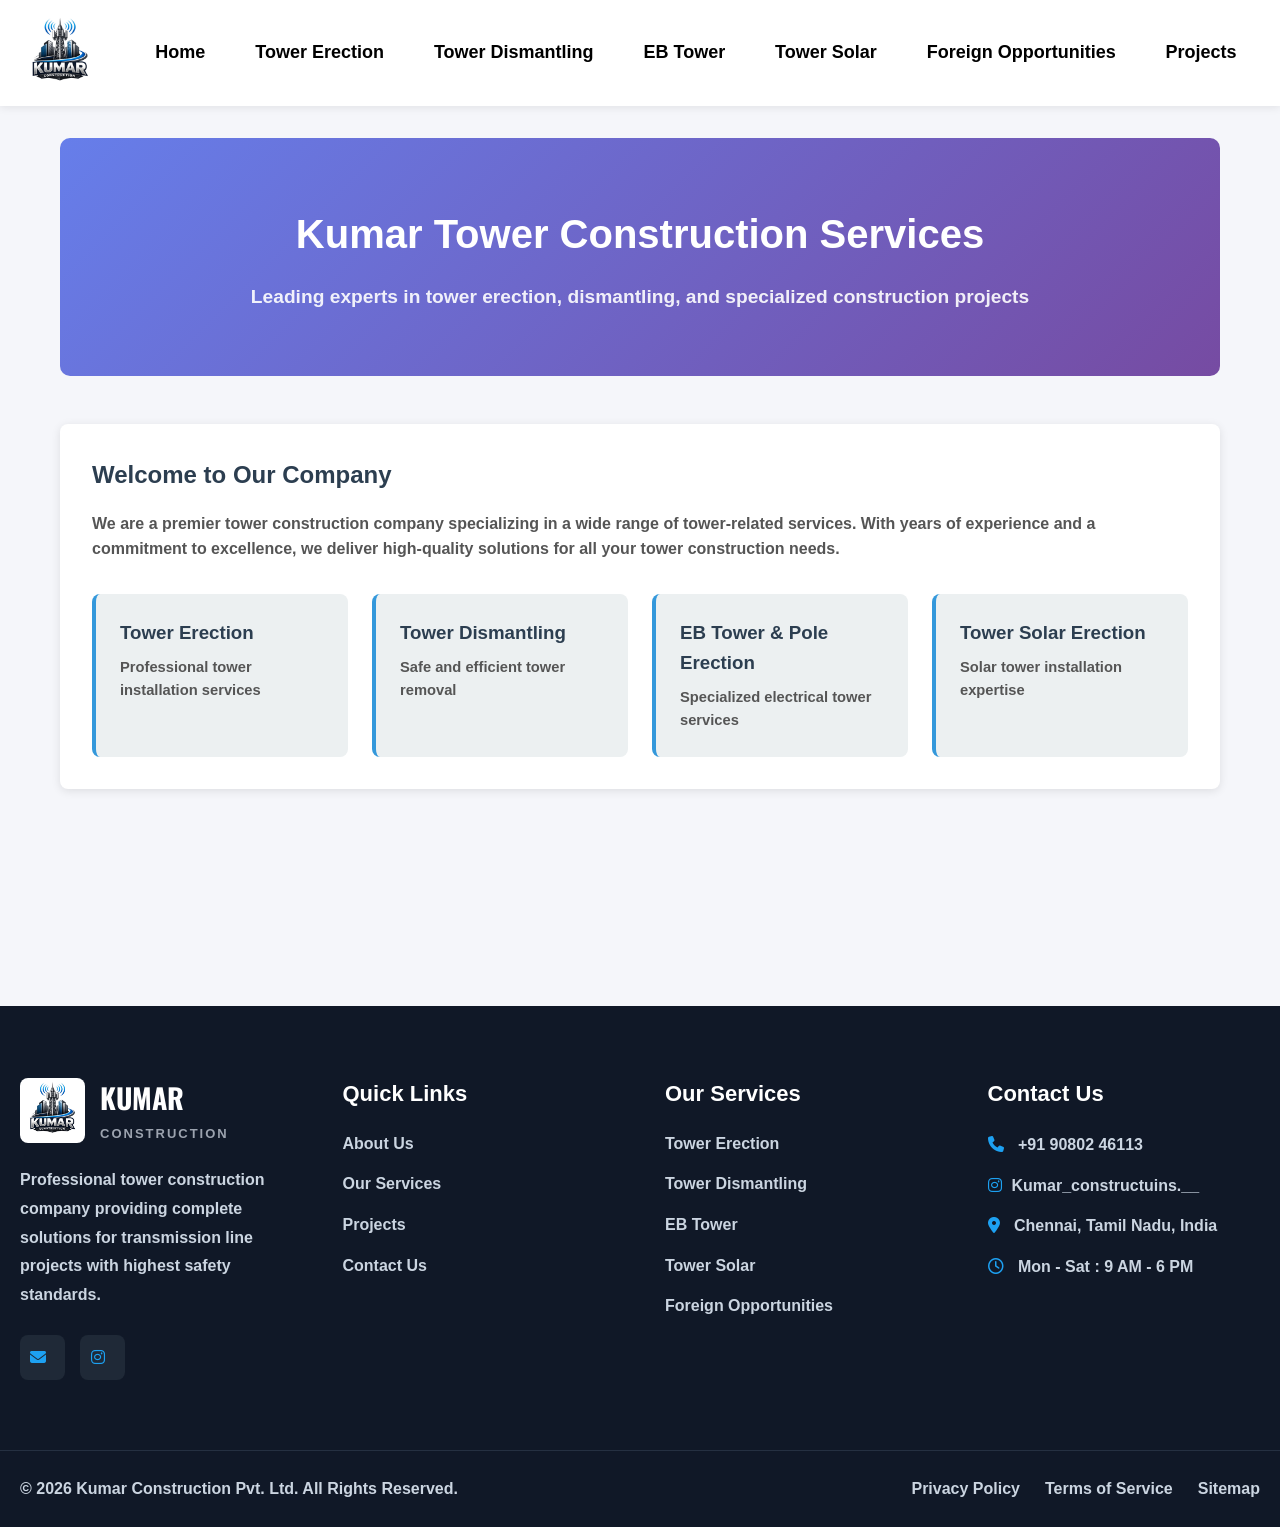
<file: index.html>
<!DOCTYPE html>
<html lang="en">
<head>
    <meta charset="UTF-8">
    <meta name="viewport" content="width=device-width, initial-scale=1.0">
    <title>Tower Construction Company</title>

    <link rel="stylesheet" href="./index.css">

    <!-- Google Fonts -->
    <link href="https://fonts.googleapis.com/css2?family=Oswald:wght@300;400;500;600;700&family=Roboto:wght@300;400;500;700&display=swap" rel="stylesheet">

    <!-- Font Awesome -->
    <link rel="stylesheet"
    href="https://cdnjs.cloudflare.com/ajax/libs/font-awesome/6.6.0/css/all.min.css">
</head>
<body>
<!-- ================= NAVBAR ================= -->

<nav class="navbar">

    <div class="nav-container">

        <div class="logo">
            <img src="./Images/logo.jpg" alt="">
        </div>

        <button class="menu-toggle" id="menuToggle">
            ☰
        </button>

        <ul class="nav-menu" id="navMenu">

            <li><a href="index.html" class="nav-link">Home</a></li>

            <li><a href="tower-erection.html" class="nav-link">Tower Erection</a></li>

            <li><a href="tower-dismantling.html" class="nav-link">Tower Dismantling</a></li>

            <li><a href="eb-tower.html" class="nav-link">EB Tower</a></li>

            <li><a href="tower-solor.html" class="nav-link">Tower Solar</a></li>

            <li><a href="foreign-opportunities.html" class="nav-link">Foreign Opportunities</a></li>

            <li><a href="projects.html" class="nav-link">Projects</a></li>

        </ul>

    </div>

</nav>

<!-- ================= MAIN ================= -->

<main class="main-content">

<section id="home" class="content-section active">

<div class="hero">

<h1>Kumar Tower Construction Services</h1>

<p>Leading experts in tower erection, dismantling, and specialized construction projects</p>

</div>

<div class="intro-content">

<h2>Welcome to Our Company</h2>

<p>
We are a premier tower construction company specializing in a wide range of tower-related services. With years of experience and a commitment to excellence, we deliver high-quality solutions for all your tower construction needs.
</p>

<div class="services-preview">

<div class="service-card">
<h3>Tower Erection</h3>
<p>Professional tower installation services</p>
</div>

<div class="service-card">
<h3>Tower Dismantling</h3>
<p>Safe and efficient tower removal</p>
</div>

<div class="service-card">
<h3>EB Tower & Pole Erection</h3>
<p>Specialized electrical tower services</p>
</div>

<div class="service-card">
<h3>Tower Solar Erection</h3>
<p>Solar tower installation expertise</p>
</div>

</div>

</div>

</section>

</main>

<script>
document.getElementById("menuToggle").addEventListener("click", function () {
    document.getElementById("navMenu").classList.toggle("active");
});
</script>

<footer class="footer">

    <div class="footer-container">

        <!-- Company -->
        <div class="footer-col">

            <div class="footer-logo">
                <img src="./Images/logo.jpg" alt="Logo">
                <div>
                    <h2>KUMAR</h2>
                    <span>CONSTRUCTION</span>
                </div>
            </div>

            <p>
                Professional tower construction company providing complete
                solutions for transmission line projects with highest safety
                standards.
            </p>

            <div class="social-icons">
            <a href="contact.html"><i class="fa-solid fa-envelope"></i></a>
            <a href="https://www.instagram.com/kumar_constructions.____?igsh=NXV3bmZnamY1NXd3"><i class="fab fa-instagram"></i></a>
            </div>

        </div>

        <!-- Quick Links -->
        <div class="footer-col">

            <h3>Quick Links</h3>

            <ul>
                <li><a href="index.html">About Us</a></li>
                <li><a href="tower-erection.html">Our Services</a></li>
                <li><a href="projects.html">Projects</a></li>
                <li><a href="contact.html">Contact Us</a></li>
            </ul>

        </div>

        <!-- Services -->
        <div class="footer-col">

            <h3>Our Services</h3>

            <ul>
                <li><a href="tower-erection.html">Tower Erection</a></li>
                <li><a href="tower-dismantling.html">Tower Dismantling</a></li>
                <li><a href="eb-tower.html">EB Tower</a></li>
                <li><a href="tower-solor.html">Tower Solar</a></li>
                <li><a href="foreign-opportunities.html">Foreign Opportunities</a></li>
            </ul>

        </div>

        <!-- Contact -->
        <div class="footer-col">

            <h3>Contact Us</h3>

            <p><i class="fa-solid fa-phone"></i> +91 90802 46113</p>

            <p><i class="fab fa-instagram"></i>Kumar_constructuins.__</p>

            <p><i class="fa-solid fa-location-dot"></i> Chennai, Tamil Nadu, India</p>

            <p><i class="fa-regular fa-clock"></i> Mon - Sat : 9 AM - 6 PM</p>

        </div>

    </div>

    <div class="footer-bottom">

        <p>
            © 2026 Kumar Construction Pvt. Ltd. All Rights Reserved.
        </p>

        <div class="footer-links">
            <a href="#">Privacy Policy</a>
            <a href="#">Terms of Service</a>
            <a href="#">Sitemap</a>
        </div>

    </div>

</footer>
</body>
</html>
</file>
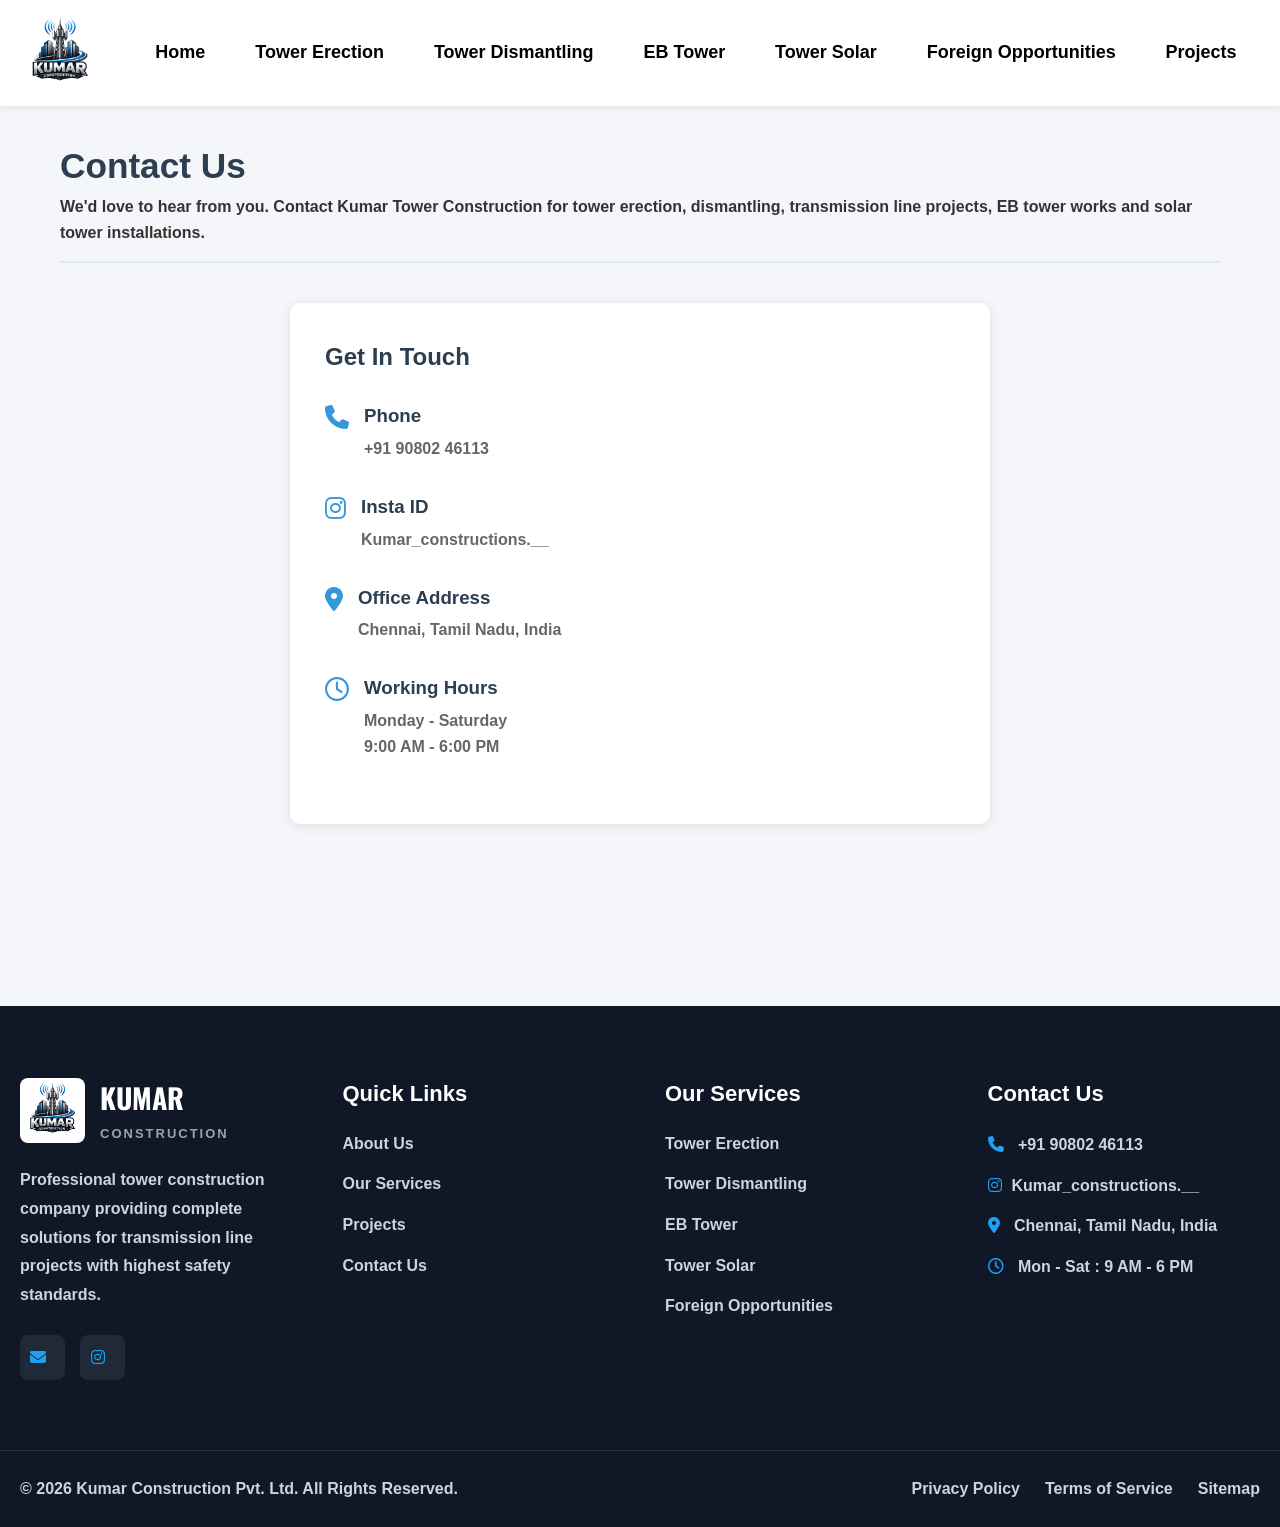
<file: contact.html>
<!DOCTYPE html>
<html lang="en">
<head>
    <meta charset="UTF-8">
    <meta name="viewport" content="width=device-width, initial-scale=1.0">
    <title>Contact Us | Kumar Tower Construction</title>

    <link rel="stylesheet" href="./contact.css">

    <!-- Google Fonts -->
    <link href="https://fonts.googleapis.com/css2?family=Oswald:wght@300;400;500;600;700&family=Roboto:wght@300;400;500;700&display=swap" rel="stylesheet">

    <!-- Font Awesome -->
    <link rel="stylesheet"
    href="https://cdnjs.cloudflare.com/ajax/libs/font-awesome/6.6.0/css/all.min.css">
</head>
<body>

<!-- ================= NAVBAR ================= -->

<nav class="navbar">

    <div class="nav-container">

        <div class="logo">
            <img src="./Images/logo.jpg" alt="Logo">
        </div>

        <button class="menu-toggle" id="menuToggle">
            ☰
        </button>

        <ul class="nav-menu" id="navMenu">

            <li><a href="index.html" class="nav-link">Home</a></li>

            <li><a href="tower-erection.html" class="nav-link">Tower Erection</a></li>

            <li><a href="tower-dismantling.html" class="nav-link">Tower Dismantling</a></li>

            <li><a href="eb-tower.html" class="nav-link">EB Tower</a></li>

            <li><a href="tower-solor.html" class="nav-link">Tower Solar</a></li>

            <li><a href="foreign-opportunities.html" class="nav-link">Foreign Opportunities</a></li>

            <li><a href="projects.html" class="nav-link">Projects</a></li>

        </ul>

    </div>

</nav>

<!-- ================= MAIN ================= -->

<main class="main-content">

    <section class="section-header">

        <h1>Contact Us</h1>

        <p>
            We'd love to hear from you. Contact Kumar Tower Construction
            for tower erection, dismantling, transmission line projects,
            EB tower works and solar tower installations.
        </p>

    </section>

    <div class="contact-container">

       
        <!-- Contact Details -->

        <div class="contact-info">

            <h2>Get In Touch</h2>

            <div class="info-box">
                <i class="fa-solid fa-phone"></i>

                <div>
                    <h3>Phone</h3>
                    <p>+91 90802 46113</p>
                </div>
            </div>

            <div class="info-box">
                <i class="fab fa-instagram"></i>

                <div>
                    <h3>Insta ID</h3>
                    <p>Kumar_constructions.__</p>
                </div>
            </div>

            <div class="info-box">
                <i class="fa-solid fa-location-dot"></i>

                <div>
                    <h3>Office Address</h3>
                    <p>Chennai, Tamil Nadu, India</p>
                </div>
            </div>

            <div class="info-box">
                <i class="fa-regular fa-clock"></i>

                <div>
                    <h3>Working Hours</h3>
                    <p>Monday - Saturday</p>
                    <p>9:00 AM - 6:00 PM</p>
                </div>
            </div>

        </div>

    </div>

</main>

<footer class="footer">

    <div class="footer-container">

        <!-- Company -->
        <div class="footer-col">

            <div class="footer-logo">
                <img src="./Images/logo.jpg" alt="Logo">
                <div>
                    <h2>KUMAR</h2>
                    <span>CONSTRUCTION</span>
                </div>
            </div>

            <p>
                Professional tower construction company providing complete
                solutions for transmission line projects with highest safety
                standards.
            </p>

            <div class="social-icons">
            <a href="#"><i class="fa-solid fa-envelope"></i></a>
            <a href="https://www.instagram.com/kumar_constructions.____?igsh=NXV3bmZnamY1NXd3"><i class="fab fa-instagram"></i></a>
            </div>

        </div>

        <!-- Quick Links -->
        <div class="footer-col">

            <h3>Quick Links</h3>

            <ul>
                <li><a href="index.html">About Us</a></li>
                <li><a href="tower-erection.html">Our Services</a></li>
                <li><a href="projects.html">Projects</a></li>
                <li><a href="contact.html">Contact Us</a></li>
            </ul>

        </div>

        <!-- Services -->
        <div class="footer-col">

            <h3>Our Services</h3>

            <ul>
                <li><a href="tower-erection.html">Tower Erection</a></li>
                <li><a href="tower-dismantling.html">Tower Dismantling</a></li>
                <li><a href="eb-tower.html">EB Tower</a></li>
                <li><a href="tower-solor.html">Tower Solar</a></li>
                <li><a href="foreign-opportunities.html">Foreign Opportunities</a></li>
            </ul>

        </div>

        <!-- Contact -->
        <div class="footer-col">

            <h3>Contact Us</h3>

            <p><i class="fa-solid fa-phone"></i> +91 90802 46113</p>

            <p><i class="fab fa-instagram"></i>Kumar_constructions.__</p>

            <p><i class="fa-solid fa-location-dot"></i> Chennai, Tamil Nadu, India</p>

            <p><i class="fa-regular fa-clock"></i> Mon - Sat : 9 AM - 6 PM</p>

        </div>

    </div>

    <div class="footer-bottom">

        <p>
            © 2026 Kumar Construction Pvt. Ltd. All Rights Reserved.
        </p>

        <div class="footer-links">
            <a href="#">Privacy Policy</a>
            <a href="#">Terms of Service</a>
            <a href="#">Sitemap</a>
        </div>

    </div>

</footer>

<script>

document.getElementById("menuToggle").addEventListener("click",function(){

document.getElementById("navMenu").classList.toggle("active");

});

</script>


</body>
</html>
</file>
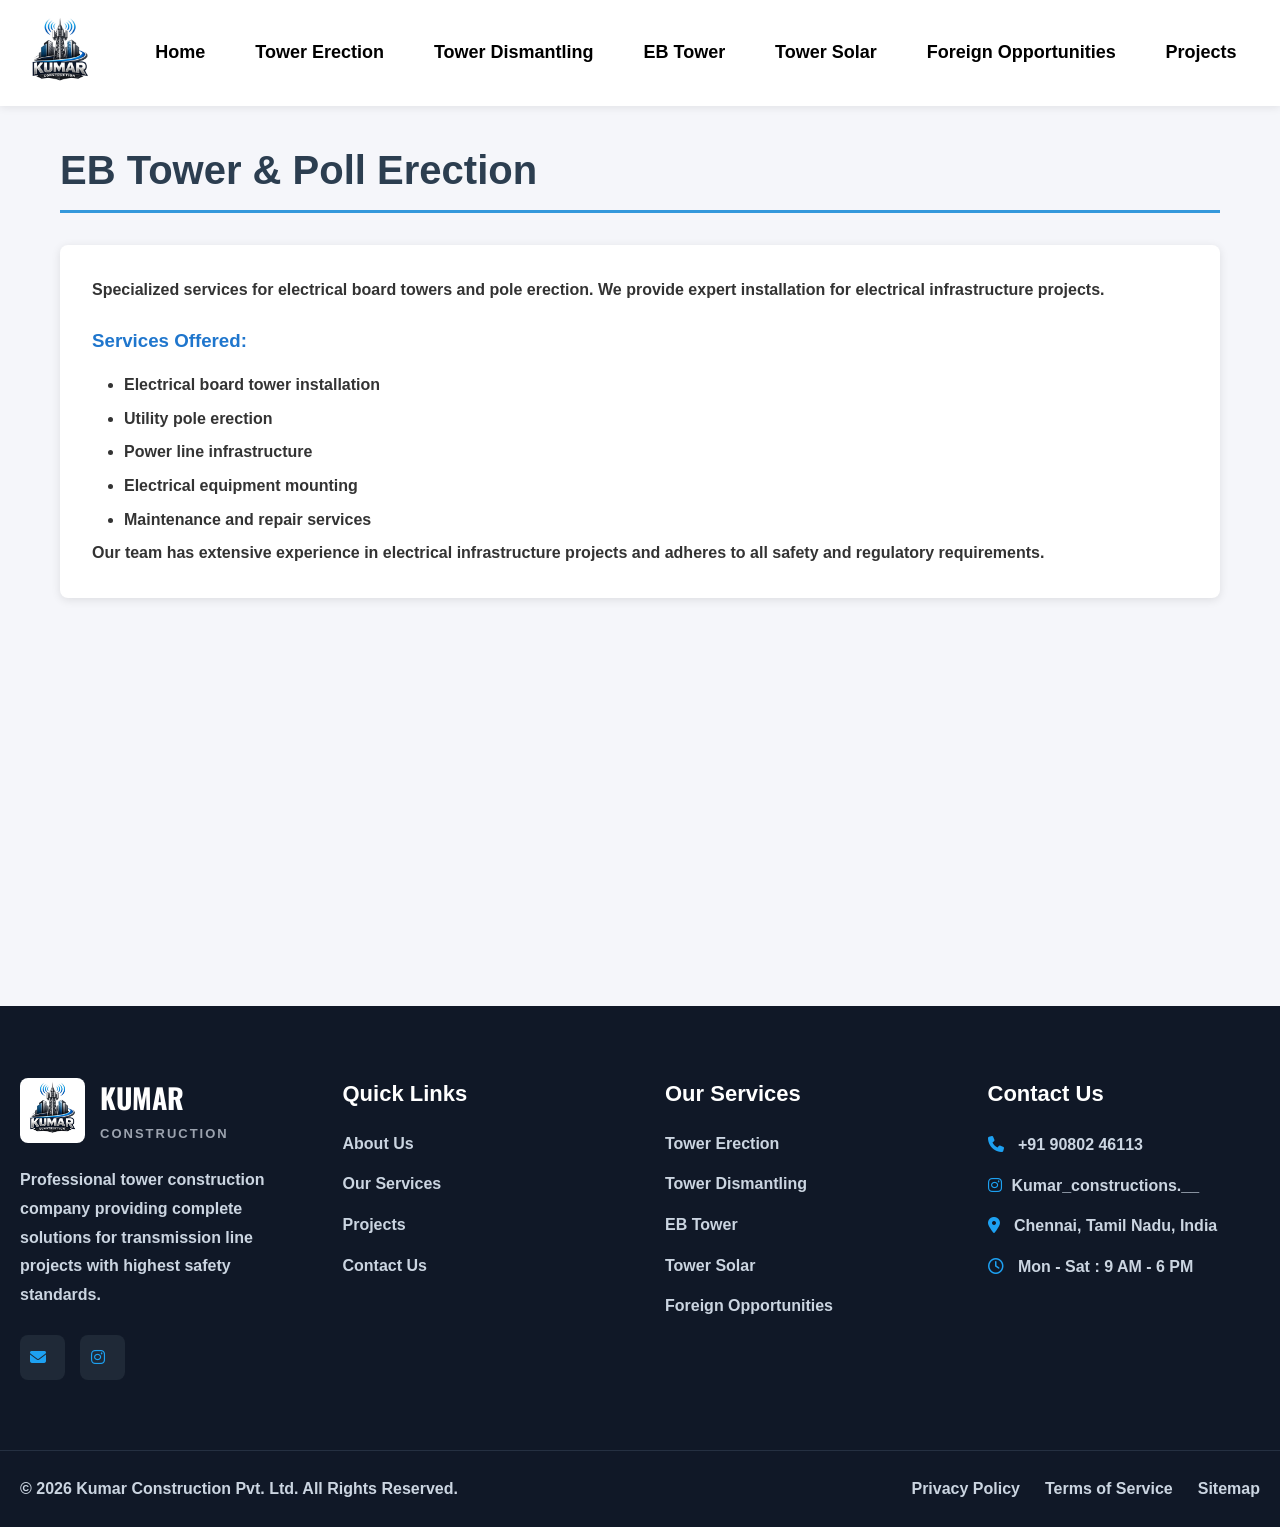
<file: eb-tower.html>
<!DOCTYPE html>
<html>
<head>
    <meta name="viewport" content="width=device-width, initial-scale=1.0">
    <title>EB Tower</title>
    <link rel="stylesheet" href="./eb-tower.css">
    <!-- Google Fonts -->
    <link href="https://fonts.googleapis.com/css2?family=Oswald:wght@300;400;500;600;700&family=Roboto:wght@300;400;500;700&display=swap" rel="stylesheet">

    <!-- Font Awesome -->
    <link rel="stylesheet"
    href="https://cdnjs.cloudflare.com/ajax/libs/font-awesome/6.6.0/css/all.min.css">
</head>
<body>

<nav class="navbar">
    <div class="nav-container">
        <div class="logo"><img src="./Images/logo.jpg"></div>
        <button class="menu-toggle" id="menuToggle">☰</button>

        <ul class="nav-menu" id="navMenu">
            <li><a href="index.html" class="nav-link">Home</a></li>
            <li><a href="tower-erection.html" class="nav-link">Tower Erection</a></li>
            <li><a href="tower-dismantling.html" class="nav-link">Tower Dismantling</a></li>
            <li><a href="eb-tower.html" class="nav-link">EB Tower</a></li>
            <li><a href="tower-solor.html" class="nav-link">Tower Solar</a></li>
            <li><a href="foreign-opportunities.html" class="nav-link">Foreign Opportunities</a></li>
            <li><a href="projects.html" class="nav-link">Projects</a></li>
        </ul>
    </div>
</nav>

<main class="main-content">
    <section id="eb-tower" class="content-section">
        <div class="section-header">
             <h1>EB Tower & Poll Erection</h1>
        </div>

        <div class="section-content">
            <p>Specialized services for electrical board towers and pole erection. We provide expert installation for electrical infrastructure projects.</p>
            <h3>Services Offered:</h3>
            <ul>
                <li>Electrical board tower installation</li>
                <li>Utility pole erection</li>
                <li>Power line infrastructure</li>
                <li>Electrical equipment mounting</li>
                <li>Maintenance and repair services</li>
            </ul>
            <p>Our team has extensive experience in electrical infrastructure projects and adheres to all safety and regulatory requirements.</p>

    </div>
    </section>

</main>
<footer class="footer">

    <div class="footer-container">

        <!-- Company -->
        <div class="footer-col">

            <div class="footer-logo">
                <img src="./Images/logo.jpg" alt="Logo">
                <div>
                    <h2>KUMAR</h2>
                    <span>CONSTRUCTION</span>
                </div>
            </div>

            <p>
                Professional tower construction company providing complete
                solutions for transmission line projects with highest safety
                standards.
            </p>

            <div class="social-icons">
            <a href="contact.html"><i class="fa-solid fa-envelope"></i></a>
            <a href="https://www.instagram.com/kumar_constructions.____?igsh=NXV3bmZnamY1NXd3"><i class="fab fa-instagram"></i></a>
            </div>

        </div>

        <!-- Quick Links -->
        <div class="footer-col">

            <h3>Quick Links</h3>

            <ul>
                <li><a href="index.html">About Us</a></li>
                <li><a href="tower-erection.html">Our Services</a></li>
                <li><a href="projects.html">Projects</a></li>
                <li><a href="contact.html">Contact Us</a></li>
            </ul>

        </div>

        <!-- Services -->
        <div class="footer-col">

            <h3>Our Services</h3>

            <ul>
                <li><a href="tower-erection.html">Tower Erection</a></li>
                <li><a href="tower-dismantling.html">Tower Dismantling</a></li>
                <li><a href="eb-tower.html">EB Tower</a></li>
                <li><a href="tower-solor.html">Tower Solar</a></li>
                <li><a href="foreign-opportunities.html">Foreign Opportunities</a></li>
            </ul>

        </div>

        <!-- Contact -->
        <div class="footer-col">

            <h3>Contact Us</h3>

            <p><i class="fa-solid fa-phone"></i> +91 90802 46113</p>

            <p><i class="fab fa-instagram"></i>Kumar_constructions.__</p>

            <p><i class="fa-solid fa-location-dot"></i> Chennai, Tamil Nadu, India</p>

            <p><i class="fa-regular fa-clock"></i> Mon - Sat : 9 AM - 6 PM</p>

        </div>

    </div>

    <div class="footer-bottom">

        <p>
            © 2026 Kumar Construction Pvt. Ltd. All Rights Reserved.
        </p>

        <div class="footer-links">
            <a href="#">Privacy Policy</a>
            <a href="#">Terms of Service</a>
            <a href="#">Sitemap</a>
        </div>

    </div>

</footer>

<script>
    // Mobile Menu
    document.getElementById("menuToggle").addEventListener("click", () => {
        document.getElementById("navMenu").classList.toggle("active");
    });
</script>

</body>
</html>
</file>
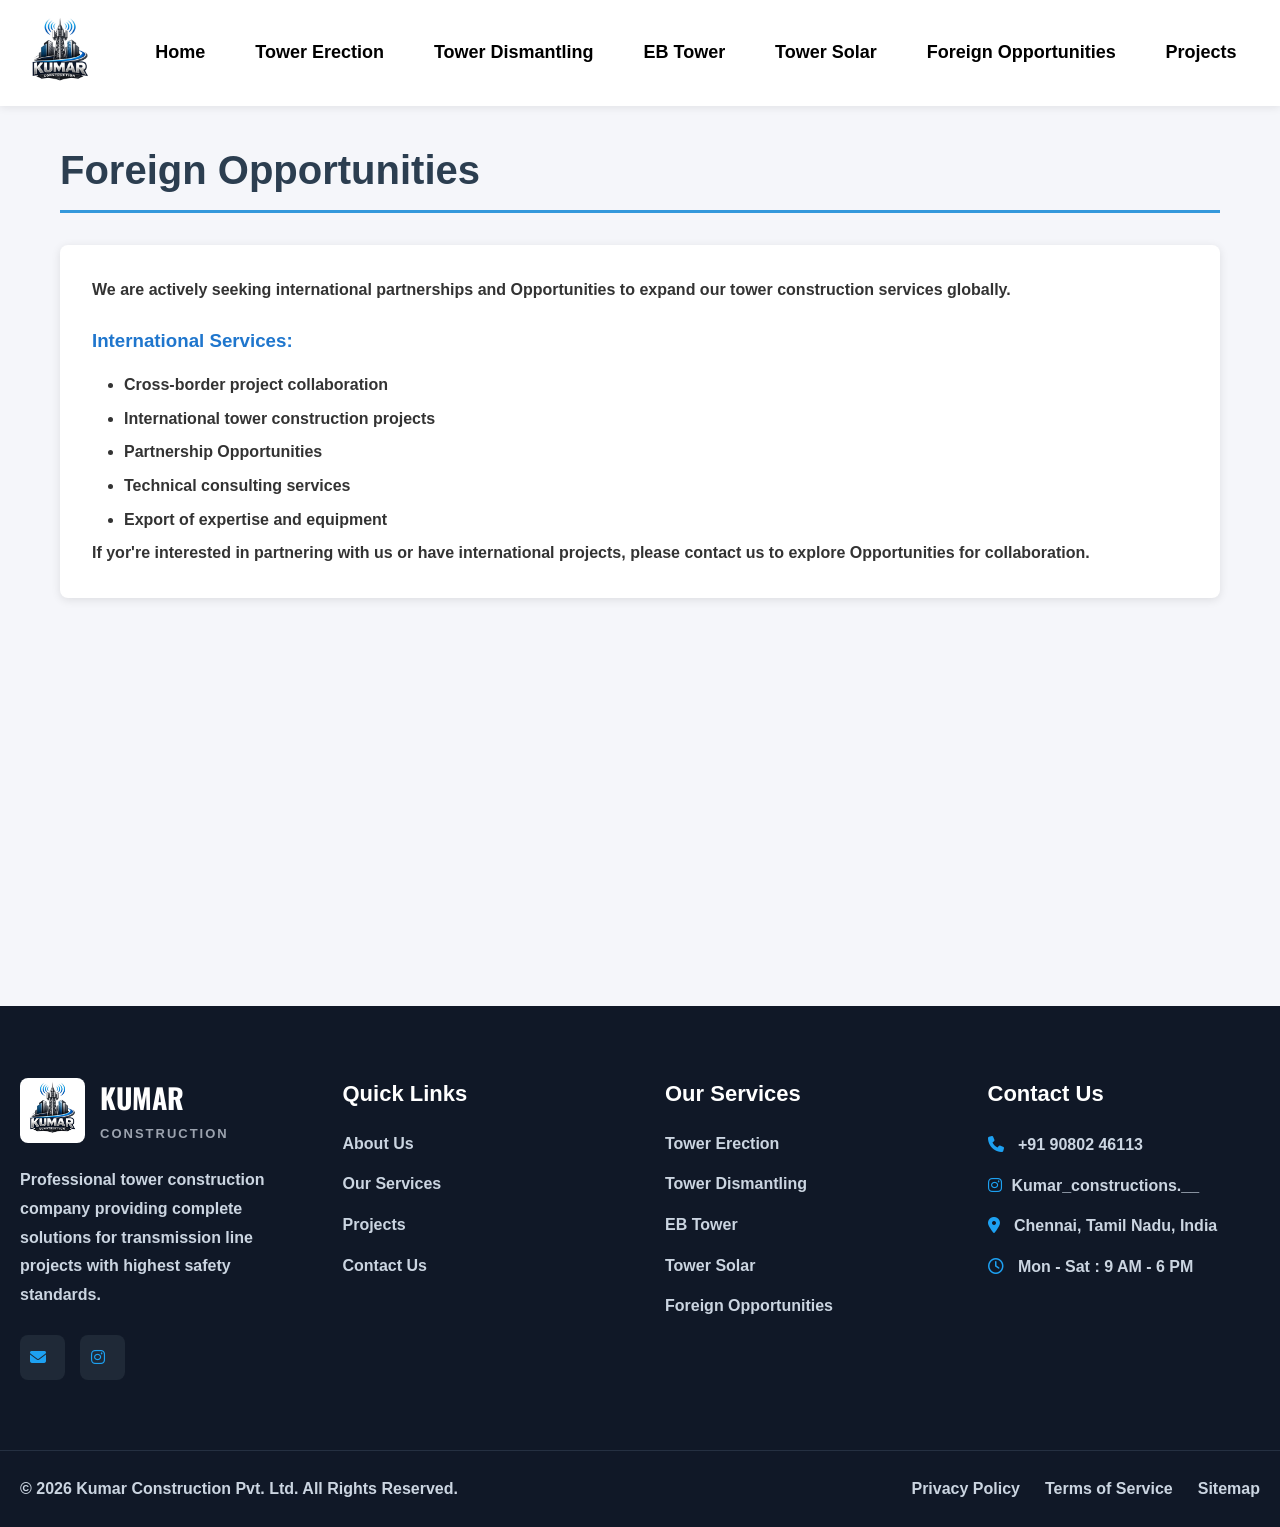
<file: foreign-opportunities.html>
<!DOCTYPE html>
<html>
<head>
    <title>Foreign Opportunities</title>
    <link rel="stylesheet" href="./foreign-opportunities.css">
    <!-- Google Fonts -->
    <link href="https://fonts.googleapis.com/css2?family=Oswald:wght@300;400;500;600;700&family=Roboto:wght@300;400;500;700&display=swap" rel="stylesheet">

    <!-- Font Awesome -->
    <link rel="stylesheet"
    href="https://cdnjs.cloudflare.com/ajax/libs/font-awesome/6.6.0/css/all.min.css">
</head>
<body>

<nav class="navbar">
    <div class="nav-container">
        <div class="logo"><img src="./Images/logo.jpg"></div>
        <button class="menu-toggle" id="menuToggle">☰</button>

        <ul class="nav-menu" id="navMenu">
            <li><a href="index.html" class="nav-link">Home</a></li>
            <li><a href="tower-erection.html" class="nav-link">Tower Erection</a></li>
            <li><a href="tower-dismantling.html" class="nav-link">Tower Dismantling</a></li>
            <li><a href="eb-tower.html" class="nav-link">EB Tower</a></li>
            <li><a href="tower-solor.html" class="nav-link">Tower Solar</a></li>
            <li><a href="foreign-opportunities.html" class="nav-link">Foreign Opportunities</a></li>
            <li><a href="projects.html" class="nav-link">Projects</a></li>
        </ul>
    </div>
</nav>

<main class="main-content">

    <section id="foreign-opportunities" class="content-section">
    <div class="section-header">
        <h1>Foreign Opportunities</h1>
    </div>

    <div class="section-content">
        <p>We are actively seeking international partnerships and Opportunities to expand our tower construction services globally.</p>
        <h3>International Services:</h3>
        <ul>
            <li>Cross-border project collaboration</li>
            <li>International tower construction projects</li>
            <li>Partnership Opportunities</li>
            <li>Technical consulting services</li>
            <li>Export of expertise and equipment</li>
        </ul>
        <p>If yor're interested in partnering with us or have international projects, please contact us to explore Opportunities for collaboration.</p>

    </div>
    </section>

</main>
<footer class="footer">

    <div class="footer-container">

        <!-- Company -->
        <div class="footer-col">

            <div class="footer-logo">
                <img src="./Images/logo.jpg" alt="Logo">
                <div>
                    <h2>KUMAR</h2>
                    <span>CONSTRUCTION</span>
                </div>
            </div>

            <p>
                Professional tower construction company providing complete
                solutions for transmission line projects with highest safety
                standards.
            </p>

            <div class="social-icons">
            <a href="contact.html"><i class="fa-solid fa-envelope"></i></a>
            <a href="https://www.instagram.com/kumar_constructions.____?igsh=NXV3bmZnamY1NXd3"><i class="fab fa-instagram"></i></a>
            </div>

        </div>

        <!-- Quick Links -->
        <div class="footer-col">

            <h3>Quick Links</h3>

            <ul>
                <li><a href="index.html">About Us</a></li>
                <li><a href="tower-erection.html">Our Services</a></li>
                <li><a href="projects.html">Projects</a></li>
                <li><a href="contact.html">Contact Us</a></li>
            </ul>

        </div>

        <!-- Services -->
        <div class="footer-col">

            <h3>Our Services</h3>

            <ul>
                <li><a href="tower-erection.html">Tower Erection</a></li>
                <li><a href="tower-dismantling.html">Tower Dismantling</a></li>
                <li><a href="eb-tower.html">EB Tower</a></li>
                <li><a href="tower-solor.html">Tower Solar</a></li>
                <li><a href="foreign-opportunities.html">Foreign Opportunities</a></li>
            </ul>

        </div>

        <!-- Contact -->
        <div class="footer-col">

            <h3>Contact Us</h3>

            <p><i class="fa-solid fa-phone"></i> +91 90802 46113</p>

            <p><i class="fab fa-instagram"></i>Kumar_constructions.__</p>

            <p><i class="fa-solid fa-location-dot"></i> Chennai, Tamil Nadu, India</p>

            <p><i class="fa-regular fa-clock"></i> Mon - Sat : 9 AM - 6 PM</p>

        </div>

    </div>

    <div class="footer-bottom">

        <p>
            © 2026 Kumar Construction Pvt. Ltd. All Rights Reserved.
        </p>

        <div class="footer-links">
            <a href="#">Privacy Policy</a>
            <a href="#">Terms of Service</a>
            <a href="#">Sitemap</a>
        </div>

    </div>

</footer>
<script>
    // Mobile Menu
    document.getElementById("menuToggle").addEventListener("click", () => {
        document.getElementById("navMenu").classList.toggle("active");
    });
</script>
</body>
</html>
</file>
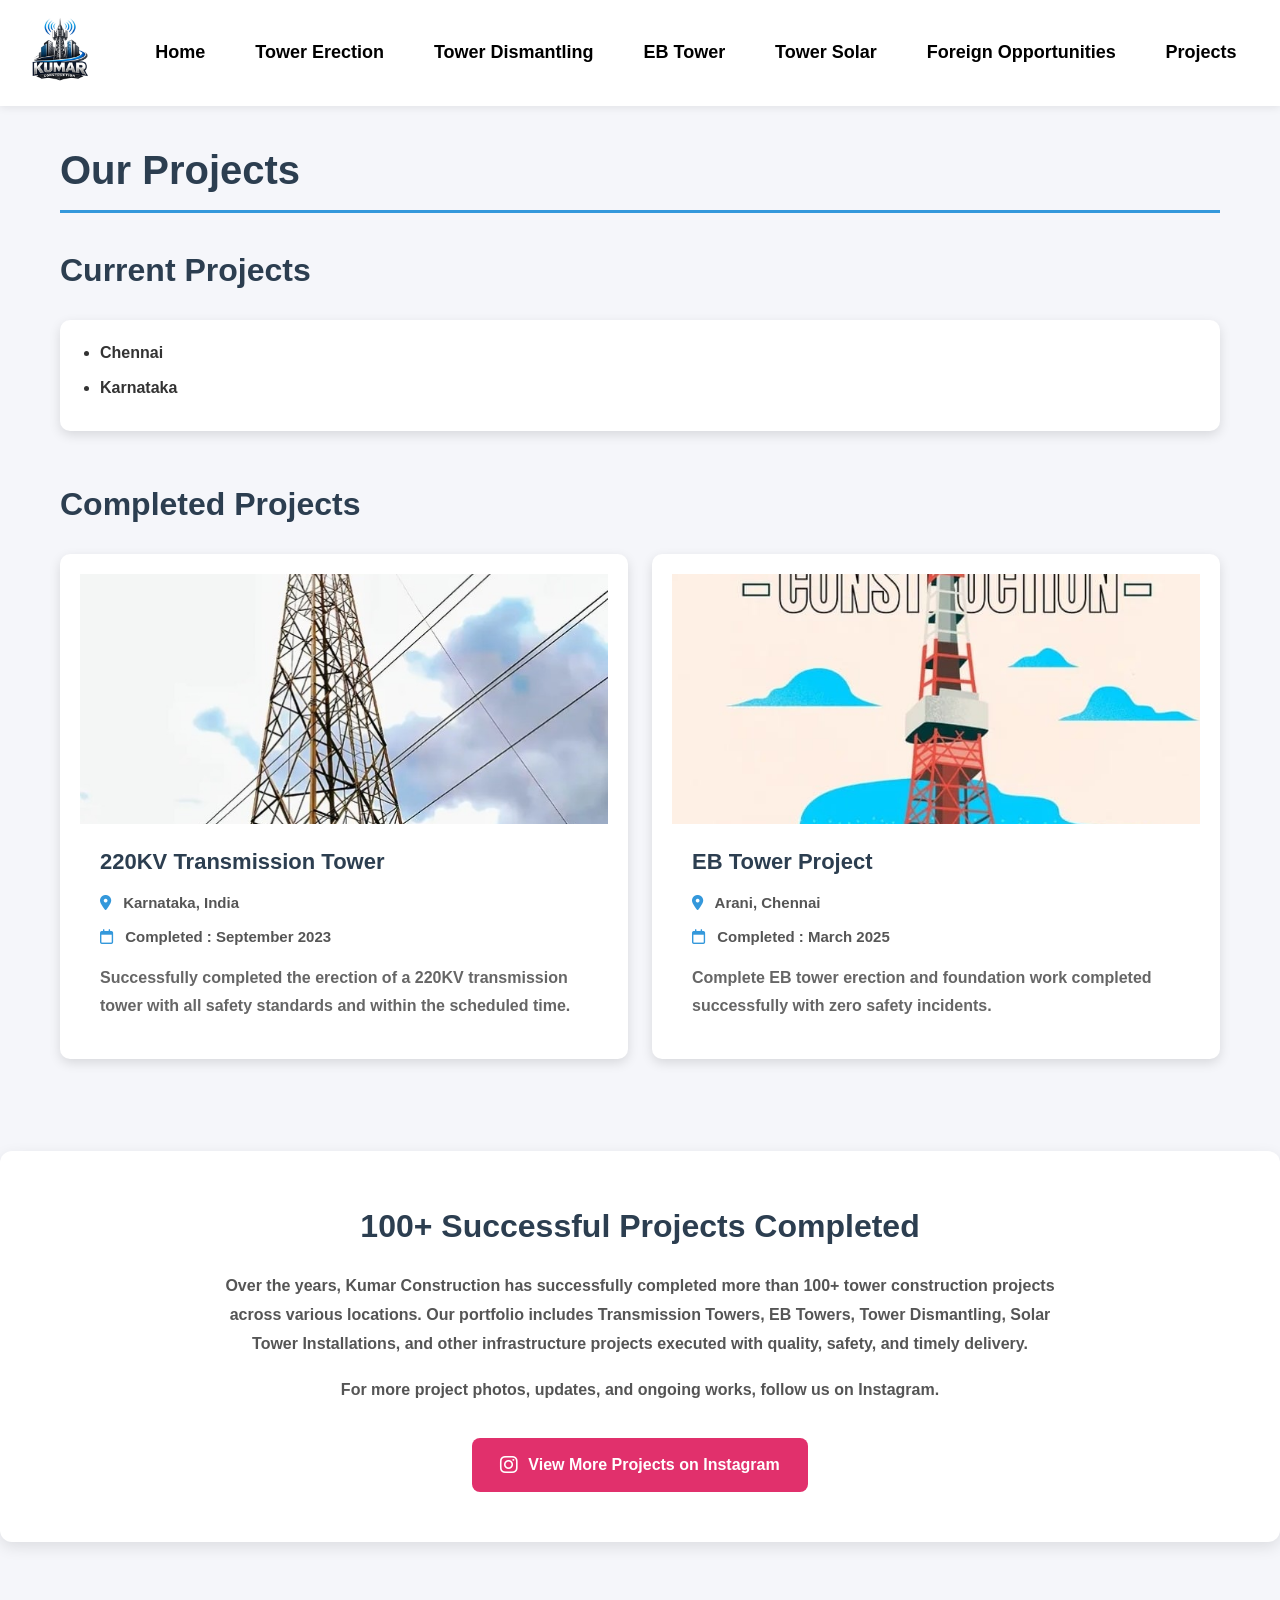
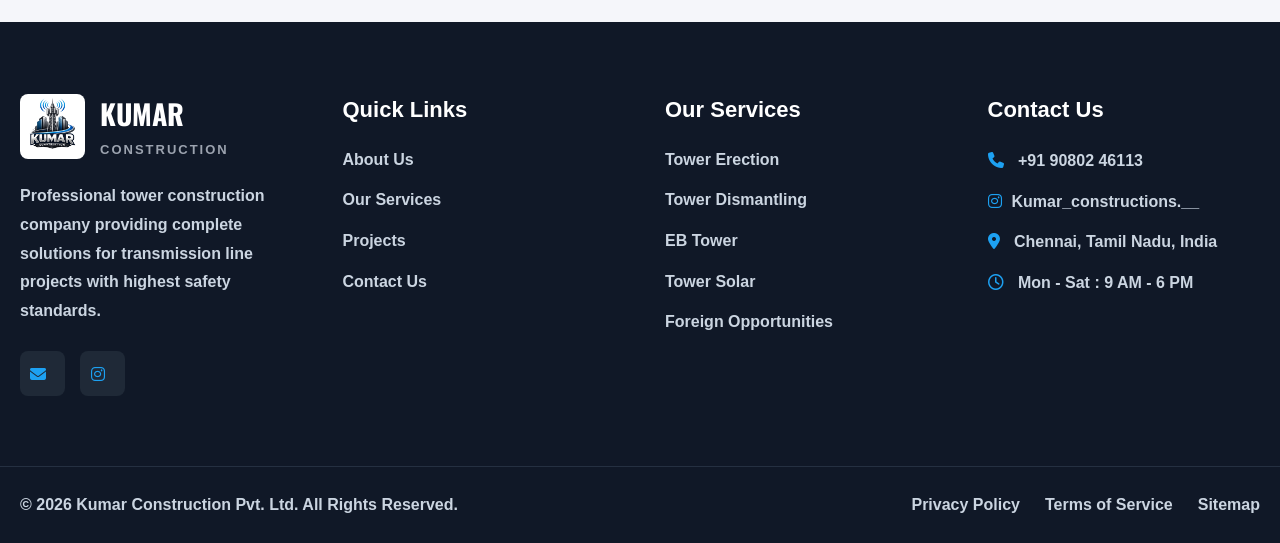
<file: projects.html>
<!DOCTYPE html>
<html lang="en">
<head>
    <meta charset="UTF-8">
    <meta name="viewport" content="width=device-width, initial-scale=1.0">
    <title>Projects</title>
    <link rel="stylesheet" href="./projects.css">
    <!-- Google Fonts -->
    <link href="https://fonts.googleapis.com/css2?family=Oswald:wght@300;400;500;600;700&family=Roboto:wght@300;400;500;700&display=swap" rel="stylesheet">

    <!-- Font Awesome -->
    <link rel="stylesheet"
    href="https://cdnjs.cloudflare.com/ajax/libs/font-awesome/6.6.0/css/all.min.css">
</head>
<body>

<nav class="navbar">
    <div class="nav-container">
        <div class="logo"><img src="./Images/logo.jpg"></div>
        <button class="menu-toggle" id="menuToggle">☰</button>

        <ul class="nav-menu" id="navMenu">
            <li><a href="index.html" class="nav-link">Home</a></li>
            <li><a href="tower-erection.html" class="nav-link">Tower Erection</a></li>
            <li><a href="tower-dismantling.html" class="nav-link">Tower Dismantling</a></li>
            <li><a href="eb-tower.html" class="nav-link">EB Tower</a></li>
            <li><a href="tower-solor.html" class="nav-link">Tower Solar</a></li>
            <li><a href="foreign-opportunities.html" class="nav-link">Foreign Opportunities</a></li>
            <li><a href="projects.html" class="nav-link">Projects</a></li>
        </ul>
    </div>
</nav>

<!-- Main Content -->
<main class="main-content">

<section id="projects" class="content-section">

    <div class="section-header">
        <h1>Our Projects</h1>
    </div>

    <div class="projects-container">

        <!-- Current Projects -->
        <div class="projects-section">

            <h2>Current Projects</h2>

            <div id="current-projects" class="projects-grid">

                <div class="project-card">
                    <ul>
                        <li>Chennai</li>
                        <li>Karnataka</li>
                    </ul>
                </div>

            </div>

        </div>

        <!-- Completed Projects -->

        <!-- Completed Projects -->
<div class="projects-section">

    <h2>Completed Projects</h2>

    <div class="projects-grid">

        <!-- Project 1 -->

        <div class="project-card">

            <img src="./Images/P1.jpeg" alt="Transmission Tower">

            <div class="project-content">

                <h3>220KV Transmission Tower</h3>

                <p class="location">
                    <i class="fa-solid fa-location-dot"></i>
                    Karnataka, India
                </p>

                <p class="date">
                    <i class="fa-regular fa-calendar"></i>
                    Completed : September 2023
                </p>

                <p class="description">
                    Successfully completed the erection of a 220KV transmission
                    tower with all safety standards and within the scheduled time.
                </p>

            </div>

        </div>

        <!-- Project 2 -->

        <div class="project-card">

            <img src="./Images/P2.jpeg" alt="EB Tower">

            <div class="project-content">

                <h3>EB Tower Project</h3>

                <p class="location">
                    <i class="fa-solid fa-location-dot"></i>
                    Arani, Chennai
                </p>

                <p class="date">
                    <i class="fa-regular fa-calendar"></i>
                    Completed : March 2025
                </p>

                <p class="description">
                    Complete EB tower erection and foundation work completed
                    successfully with zero safety incidents.
                </p>

            </div>

        </div>

    </div>

</div>


    </div>

</section>

</main>

<!-- More Projects Section -->
<section class="more-projects">

    <h2>100+ Successful Projects Completed</h2>

    <p>
        Over the years, Kumar Construction has successfully completed more than
        <strong>100+ tower construction projects</strong> across various locations.
        Our portfolio includes Transmission Towers, EB Towers, Tower Dismantling,
        Solar Tower Installations, and other infrastructure projects executed with
        quality, safety, and timely delivery.
    </p>

    <p>
        For more project photos, updates, and ongoing works, follow us on Instagram.
    </p>

    <a href="https://www.instagram.com/kumar_constructions.____?igsh=NXV3bmZnamY1NXd3"
       target="_blank"
       class="insta-btn">
        <i class="fab fa-instagram"></i>
        View More Projects on Instagram
    </a>

</section>


<footer class="footer">

    <div class="footer-container">

        <!-- Company -->
        <div class="footer-col">

            <div class="footer-logo">
                <img src="./Images/logo.jpg" alt="Logo">
                <div>
                    <h2>KUMAR</h2>
                    <span>CONSTRUCTION</span>
                </div>
            </div>

            <p>
                Professional tower construction company providing complete
                solutions for transmission line projects with highest safety
                standards.
            </p>

            <div class="social-icons">
            <a href="contact.html"><i class="fa-solid fa-envelope"></i></a>
            <a href="https://www.instagram.com/kumar_constructions.____?igsh=NXV3bmZnamY1NXd3"><i class="fab fa-instagram"></i></a>
            </div>

        </div>

        <!-- Quick Links -->
        <div class="footer-col">

            <h3>Quick Links</h3>

            <ul>
                <li><a href="index.html">About Us</a></li>
                <li><a href="tower-erection.html">Our Services</a></li>
                <li><a href="projects.html">Projects</a></li>
                <li><a href="contact.html">Contact Us</a></li>
            </ul>

        </div>

        <!-- Services -->
        <div class="footer-col">

            <h3>Our Services</h3>

            <ul>
                <li><a href="tower-erection.html">Tower Erection</a></li>
                <li><a href="tower-dismantling.html">Tower Dismantling</a></li>
                <li><a href="eb-tower.html">EB Tower</a></li>
                <li><a href="tower-solor.html">Tower Solar</a></li>
                <li><a href="foreign-opportunities.html">Foreign Opportunities</a></li>
            </ul>

        </div>

        <!-- Contact -->
        <div class="footer-col">

            <h3>Contact Us</h3>

            <p><i class="fa-solid fa-phone"></i> +91 90802 46113</p>

            <p><i class="fab fa-instagram"></i>Kumar_constructions.__</p>

            <p><i class="fa-solid fa-location-dot"></i> Chennai, Tamil Nadu, India</p>

            <p><i class="fa-regular fa-clock"></i> Mon - Sat : 9 AM - 6 PM</p>

        </div>

    </div>

    <div class="footer-bottom">

        <p>
            © 2026 Kumar Construction Pvt. Ltd. All Rights Reserved.
        </p>

        <div class="footer-links">
            <a href="#">Privacy Policy</a>
            <a href="#">Terms of Service</a>
            <a href="#">Sitemap</a>
        </div>

    </div>

</footer>

<script>
    // Mobile Menu
    document.getElementById("menuToggle").addEventListener("click", () => {
        document.getElementById("navMenu").classList.toggle("active");
    });
</script>

</body>
</html>
</file>
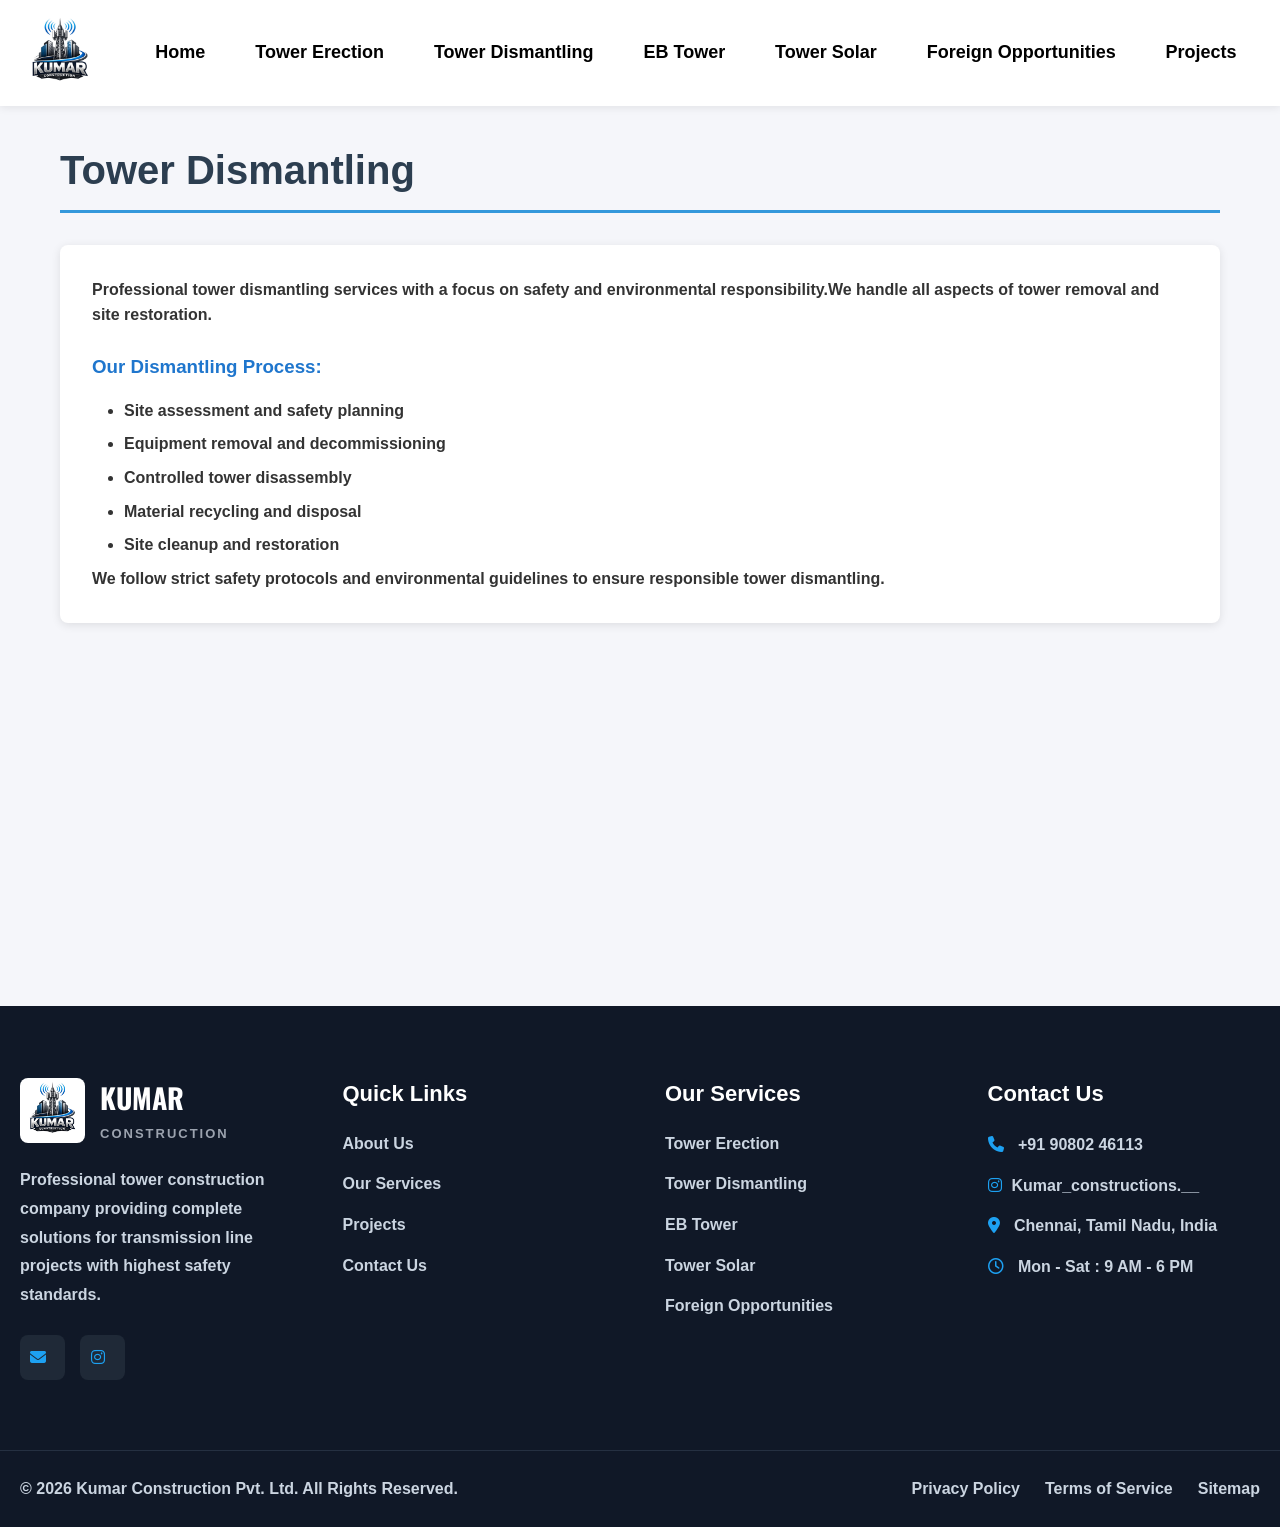
<file: tower-dismantling.html>
<!DOCTYPE html>
<html>
<head>
    <title>Tower Dismantling</title>
    <link rel="stylesheet" href="./tower-dismantling.css">

    <!-- Google Fonts -->
    <link href="https://fonts.googleapis.com/css2?family=Oswald:wght@300;400;500;600;700&family=Roboto:wght@300;400;500;700&display=swap" rel="stylesheet">

    <!-- Font Awesome -->
    <link rel="stylesheet"
    href="https://cdnjs.cloudflare.com/ajax/libs/font-awesome/6.6.0/css/all.min.css">
</head>
<body>

<nav class="navbar">
    <div class="nav-container">
        <div class="logo"><img src="./Images/logo.jpg"></div>
        <button class="menu-toggle" id="menuToggle">☰</button>

        <ul class="nav-menu" id="navMenu">
            <li><a href="index.html" class="nav-link">Home</a></li>
            <li><a href="tower-erection.html" class="nav-link">Tower Erection</a></li>
            <li><a href="tower-dismantling.html" class="nav-link">Tower Dismantling</a></li>
            <li><a href="eb-tower.html" class="nav-link">EB Tower</a></li>
            <li><a href="tower-solor.html" class="nav-link">Tower Solar</a></li>
            <li><a href="foreign-opportunities.html" class="nav-link">Foreign Opportunities</a></li>
            <li><a href="projects.html" class="nav-link">Projects</a></li>
        </ul>
    </div>
</nav>


<main class="main-content">
    <section id="tower-diamantling" class="content-section">
    <div class="section-header">
        <h1>Tower Dismantling</h1>
    </div>

    <div class="section-content">
        <p>Professional tower dismantling services with a focus on safety and environmental responsibility.We handle all aspects of tower removal and site restoration.</p>
        <h3>Our Dismantling Process:</h3>
        <ul>
            <li>Site assessment and safety planning</li>
            <li>Equipment removal and decommissioning</li>
            <li>Controlled tower disassembly</li>
            <li>Material recycling and disposal</li>
            <li>Site cleanup and restoration</li>
        </ul>
        <p>We follow strict safety protocols and environmental guidelines to ensure responsible tower dismantling.</p>

    </div>
    </section>

</main>

<footer class="footer">

    <div class="footer-container">

        <!-- Company -->
        <div class="footer-col">

            <div class="footer-logo">
                <img src="./Images/logo.jpg" alt="Logo">
                <div>
                    <h2>KUMAR</h2>
                    <span>CONSTRUCTION</span>
                </div>
            </div>

            <p>
                Professional tower construction company providing complete
                solutions for transmission line projects with highest safety
                standards.
            </p>

            <div class="social-icons">
            <a href="contact.html"><i class="fa-solid fa-envelope"></i></a>
            <a href="https://www.instagram.com/kumar_constructions.____?igsh=NXV3bmZnamY1NXd3"><i class="fab fa-instagram"></i></a>
            </div>

        </div>

        <!-- Quick Links -->
        <div class="footer-col">

            <h3>Quick Links</h3>

            <ul>
                <li><a href="index.html">About Us</a></li>
                <li><a href="tower-erection.html">Our Services</a></li>
                <li><a href="projects.html">Projects</a></li>
                <li><a href="contact.html">Contact Us</a></li>
            </ul>

        </div>

        <!-- Services -->
        <div class="footer-col">

            <h3>Our Services</h3>

            <ul>
                <li><a href="tower-erection.html">Tower Erection</a></li>
                <li><a href="tower-dismantling.html">Tower Dismantling</a></li>
                <li><a href="eb-tower.html">EB Tower</a></li>
                <li><a href="tower-solor.html">Tower Solar</a></li>
                <li><a href="foreign-opportunities.html">Foreign Opportunities</a></li>
            </ul>

        </div>

        <!-- Contact -->
        <div class="footer-col">

            <h3>Contact Us</h3>

            <p><i class="fa-solid fa-phone"></i> +91 90802 46113</p>

            <p><i class="fab fa-instagram"></i>Kumar_constructions.__</p>

            <p><i class="fa-solid fa-location-dot"></i> Chennai, Tamil Nadu, India</p>

            <p><i class="fa-regular fa-clock"></i> Mon - Sat : 9 AM - 6 PM</p>

        </div>

    </div>

    <div class="footer-bottom">

        <p>
            © 2026 Kumar Construction Pvt. Ltd. All Rights Reserved.
        </p>

        <div class="footer-links">
            <a href="#">Privacy Policy</a>
            <a href="#">Terms of Service</a>
            <a href="#">Sitemap</a>
        </div>

    </div>

</footer>
<script>
    // Mobile Menu
    document.getElementById("menuToggle").addEventListener("click", () => {
        document.getElementById("navMenu").classList.toggle("active");
    });
</script>
</body>
</html>
</file>
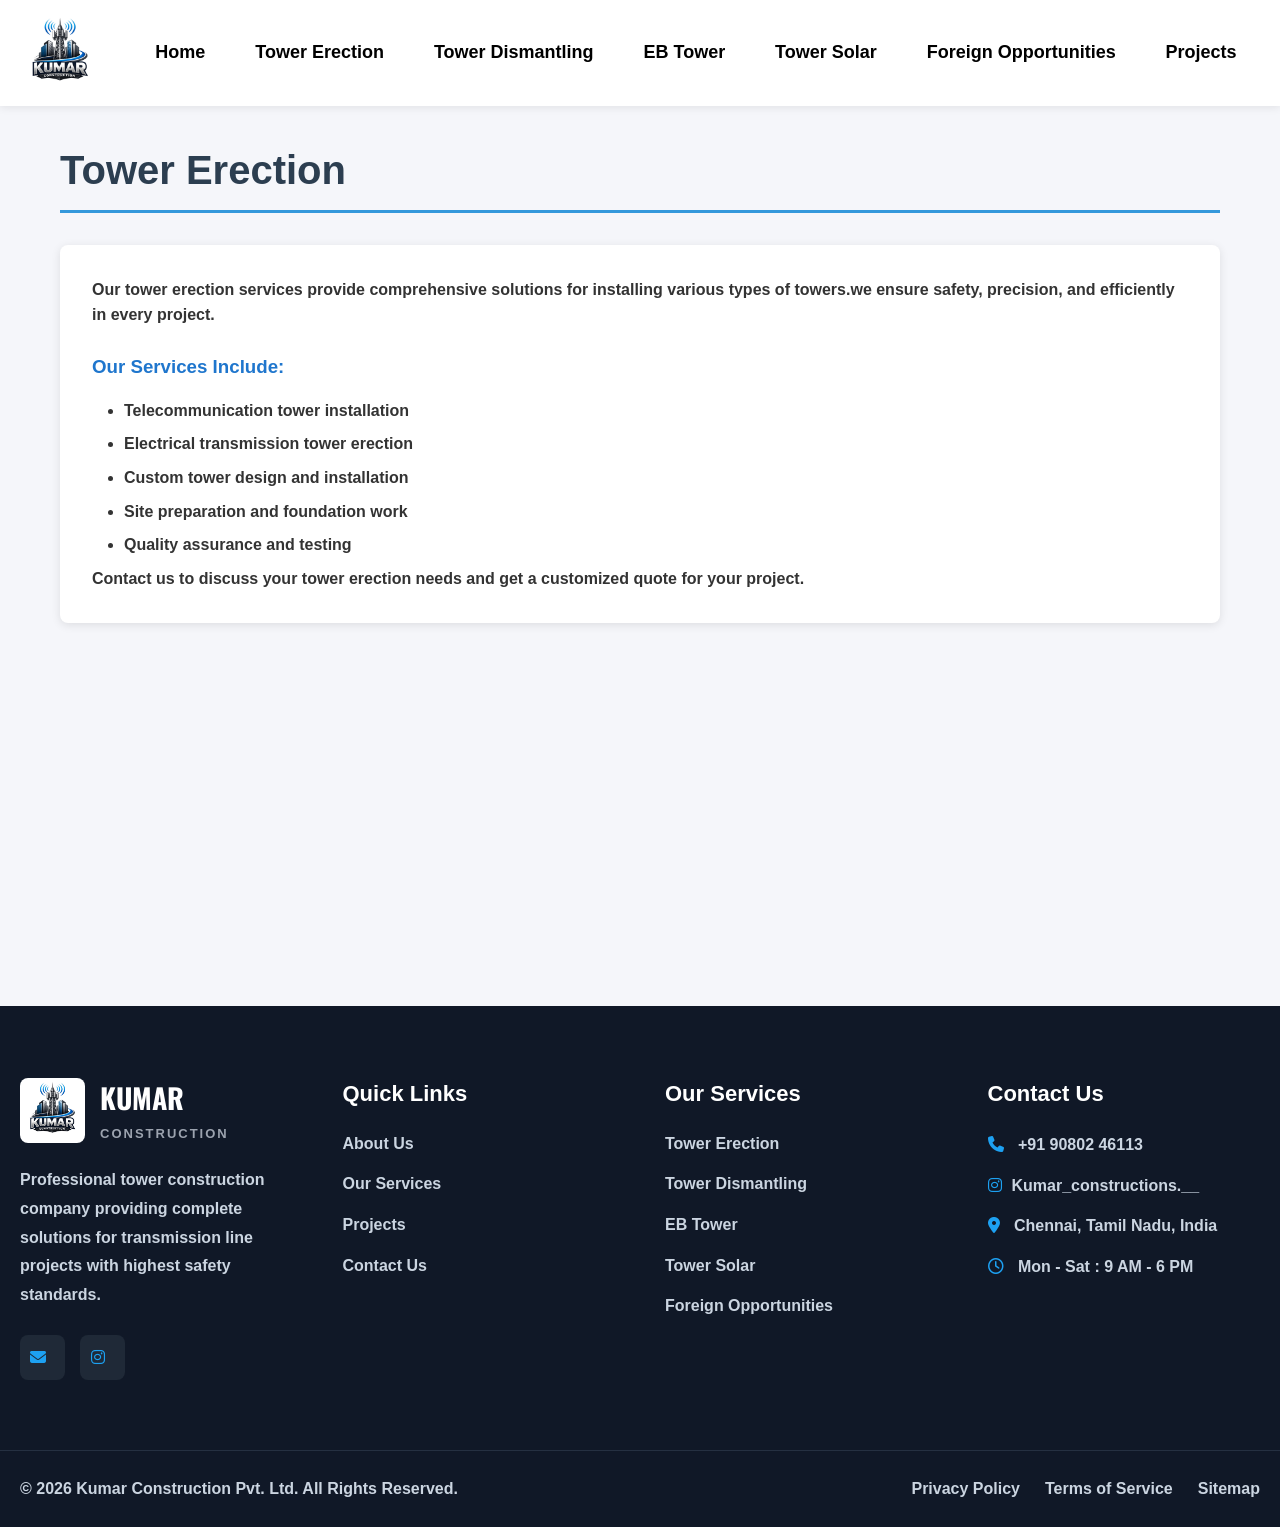
<file: tower-erection.html>
<!DOCTYPE html>
<html lang="en">
<head>
    <meta charset="UTF-8">
    <meta name="viewport" content="width=device-width, initial-scale=1.0">
    <title>Tower Erection</title>
    <link rel="stylesheet" href="./tower-erection.css">

    <!-- Google Fonts -->
    <link href="https://fonts.googleapis.com/css2?family=Oswald:wght@300;400;500;600;700&family=Roboto:wght@300;400;500;700&display=swap" rel="stylesheet">

    <!-- Font Awesome -->
    <link rel="stylesheet"
    href="https://cdnjs.cloudflare.com/ajax/libs/font-awesome/6.6.0/css/all.min.css">
</head>
<body>

<nav class="navbar">
    <div class="nav-container">
        <div class="logo"><img src="./Images/logo.jpg"></div>
        <button class="menu-toggle" id="menuToggle">☰</button>

        <ul class="nav-menu" id="navMenu">
            <li><a href="index.html" class="nav-link">Home</a></li>
            <li><a href="tower-erection.html" class="nav-link">Tower Erection</a></li>
            <li><a href="tower-dismantling.html" class="nav-link">Tower Dismantling</a></li>
            <li><a href="eb-tower.html" class="nav-link">EB Tower</a></li>
            <li><a href="tower-solor.html" class="nav-link">Tower Solar</a></li>
            <li><a href="foreign-opportunities.html" class="nav-link">Foreign Opportunities</a></li>
            <li><a href="projects.html" class="nav-link">Projects</a></li>
        </ul>
    </div>
</nav>


<main class="main-content">

    <section id="tower-erection" class="content-section">

    <div class="section-header">
        <h1>Tower Erection</h1>
    </div>

    <div class="section-content">
        <p>Our tower erection services provide comprehensive solutions for installing various types of towers.we ensure safety, precision, and efficiently in every project.</p>
        <h3>Our Services Include:</h3>
        <ul>
            <li>Telecommunication tower installation</li>
            <li>Electrical transmission tower erection</li>
            <li>Custom tower design and installation</li>
            <li>Site preparation and foundation work</li>
            <li>Quality assurance and testing</li>
        </ul>
        <p>Contact us to discuss your tower erection needs and get a customized quote for your project.</p>

    </div>
    </section>

</main>

<footer class="footer">

    <div class="footer-container">

        <!-- Company -->
        <div class="footer-col">

            <div class="footer-logo">
                <img src="./Images/logo.jpg" alt="Logo">
                <div>
                    <h2>KUMAR</h2>
                    <span>CONSTRUCTION</span>
                </div>
            </div>

            <p>
                Professional tower construction company providing complete
                solutions for transmission line projects with highest safety
                standards.
            </p>

            <div class="social-icons">
            <a href="contact.html"><i class="fa-solid fa-envelope"></i></a>
            <a href="https://www.instagram.com/kumar_constructions.____?igsh=NXV3bmZnamY1NXd3"><i class="fab fa-instagram"></i></a>
            </div>

        </div>

        <!-- Quick Links -->
        <div class="footer-col">

            <h3>Quick Links</h3>

            <ul>
                <li><a href="index.html">About Us</a></li>
                <li><a href="tower-erection.html">Our Services</a></li>
                <li><a href="projects.html">Projects</a></li>
                <li><a href="contact.html">Contact Us</a></li>
            </ul>

        </div>

        <!-- Services -->
        <div class="footer-col">

            <h3>Our Services</h3>

            <ul>
                <li><a href="tower-erection.html">Tower Erection</a></li>
                <li><a href="tower-dismantling.html">Tower Dismantling</a></li>
                <li><a href="eb-tower.html">EB Tower</a></li>
                <li><a href="tower-solor.html">Tower Solar</a></li>
                <li><a href="foreign-opportunities.html">Foreign Opportunities</a></li>
            </ul>

        </div>

        <!-- Contact -->
        <div class="footer-col">

            <h3>Contact Us</h3>

            <p><i class="fa-solid fa-phone"></i> +91 90802 46113</p>

            <p><i class="fab fa-instagram"></i>Kumar_constructions.__</p>

            <p><i class="fa-solid fa-location-dot"></i> Chennai, Tamil Nadu, India</p>

            <p><i class="fa-regular fa-clock"></i> Mon - Sat : 9 AM - 6 PM</p>

        </div>

    </div>

    <div class="footer-bottom">

        <p>
            © 2026 Kumar Construction Pvt. Ltd. All Rights Reserved.
        </p>

        <div class="footer-links">
            <a href="#">Privacy Policy</a>
            <a href="#">Terms of Service</a>
            <a href="#">Sitemap</a>
        </div>

    </div>

</footer>

<script>
    // Mobile Menu
    document.getElementById("menuToggle").addEventListener("click", () => {
        document.getElementById("navMenu").classList.toggle("active");
    });
</script>

</body>
</html>
</file>
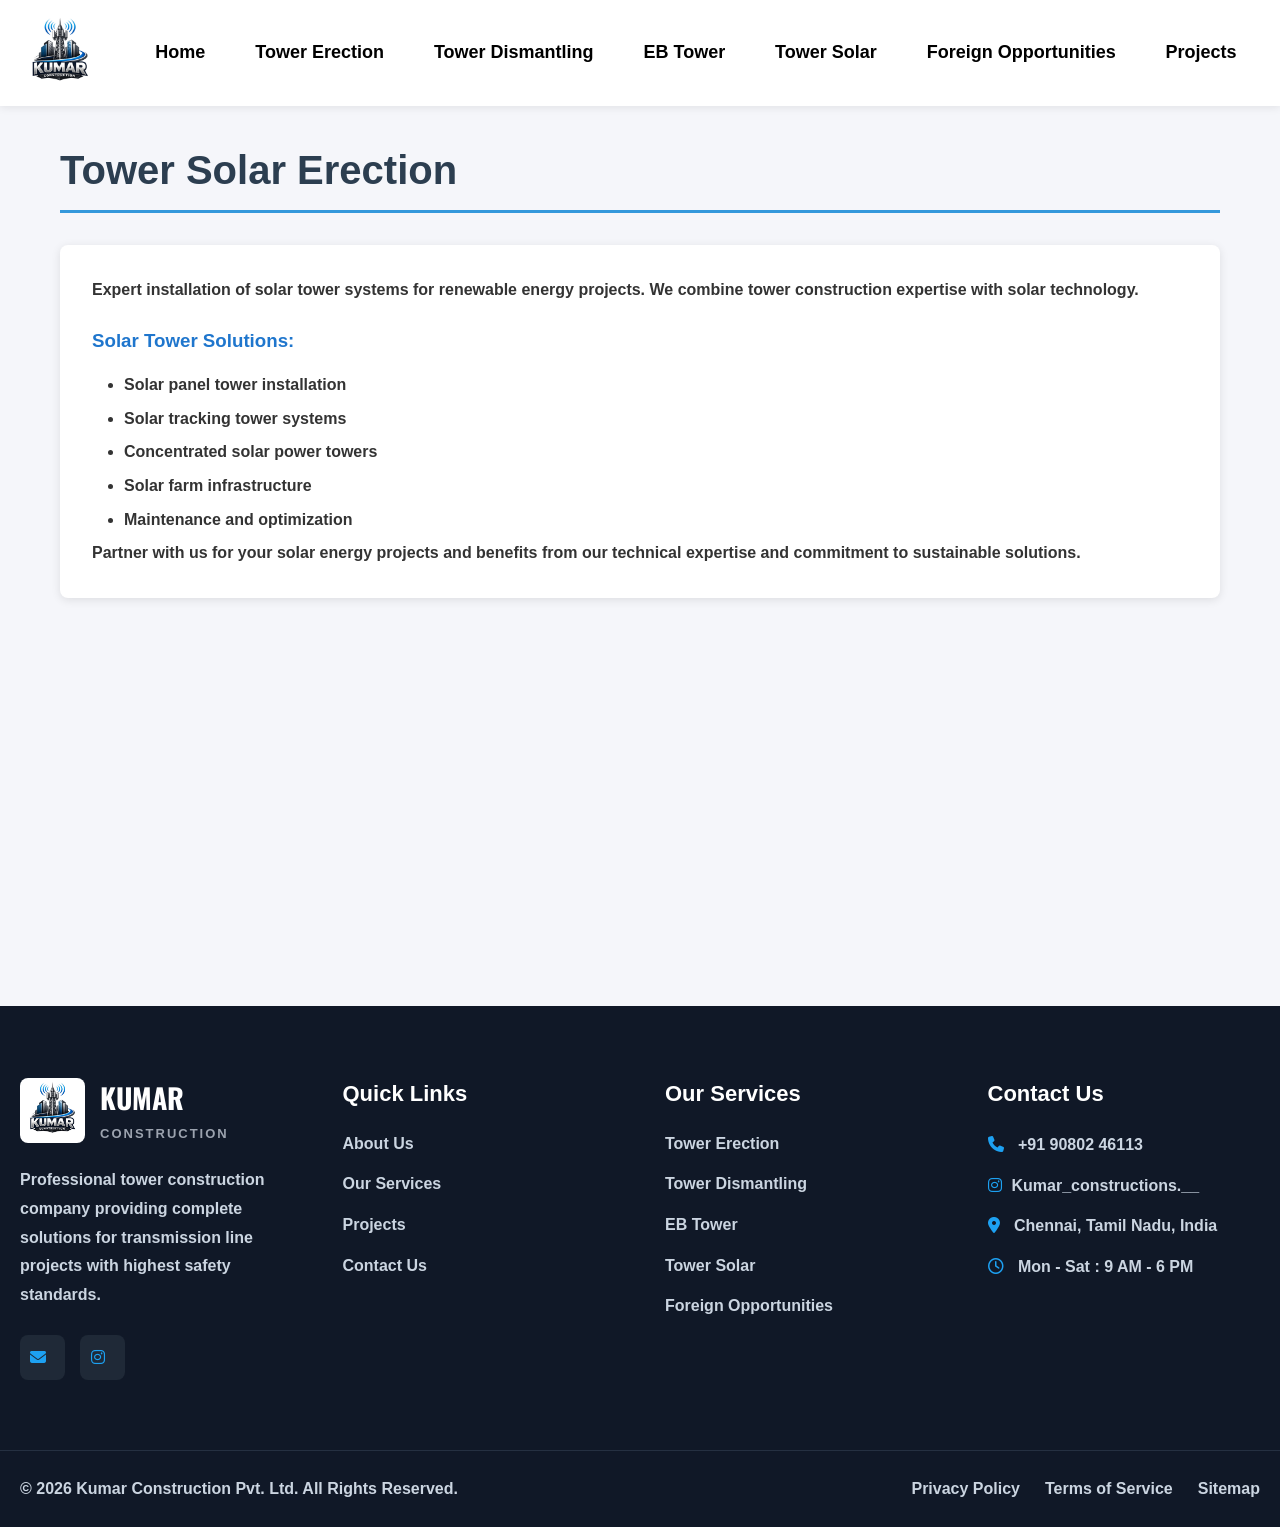
<file: tower-solor.html>
<!DOCTYPE html>
<html lang="en">
<head>
    <meta charset="UTF-8">
    <meta name="viewport" content="width=device-width, initial-scale=1.0">
    <title>Solar Tower</title>
    <link rel="stylesheet" href="./tower-solor.css">
    <!-- Google Fonts -->
    <link href="https://fonts.googleapis.com/css2?family=Oswald:wght@300;400;500;600;700&family=Roboto:wght@300;400;500;700&display=swap" rel="stylesheet">

    <!-- Font Awesome -->
    <link rel="stylesheet"
    href="https://cdnjs.cloudflare.com/ajax/libs/font-awesome/6.6.0/css/all.min.css">
</head>
<body>


<nav class="navbar">
    <div class="nav-container">
        <div class="logo"><img src="./Images/logo.jpg"></div>
        <button class="menu-toggle" id="menuToggle">☰</button>

        <ul class="nav-menu" id="navMenu">
            <li><a href="index.html" class="nav-link">Home</a></li>
            <li><a href="tower-erection.html" class="nav-link">Tower Erection</a></li>
            <li><a href="tower-dismantling.html" class="nav-link">Tower Dismantling</a></li>
            <li><a href="eb-tower.html" class="nav-link">EB Tower</a></li>
            <li><a href="tower-solor.html" class="nav-link">Tower Solar</a></li>
            <li><a href="foreign-opportunities.html" class="nav-link">Foreign Opportunities</a></li>
            <li><a href="projects.html" class="nav-link">Projects</a></li>
        </ul>
    </div>
</nav>

<main class="main-content">

    <section id="tower-solar" class="content-section">
        <div class="section-header">
            <h1>Tower Solar Erection</h1>
        </div>

        <div class="section-content">
            <p>Expert installation of solar tower systems for renewable energy projects. We combine tower construction expertise with solar technology.</p>
            <h3>Solar Tower Solutions:</h3>
            <ul>
                <li>Solar panel tower installation</li>
                <li>Solar tracking tower systems</li>
                <li>Concentrated solar power towers</li>
                <li>Solar farm infrastructure</li>
                <li>Maintenance and optimization</li>
            </ul>
            <p>Partner with us for your solar energy projects and benefits from our technical expertise and commitment to sustainable solutions.</p>


    </div>
    </section>

</main>
<footer class="footer">

    <div class="footer-container">

        <!-- Company -->
        <div class="footer-col">

            <div class="footer-logo">
                <img src="./Images/logo.jpg" alt="Logo">
                <div>
                    <h2>KUMAR</h2>
                    <span>CONSTRUCTION</span>
                </div>
            </div>

            <p>
                Professional tower construction company providing complete
                solutions for transmission line projects with highest safety
                standards.
            </p>

            <div class="social-icons">
            <a href="contact.html"><i class="fa-solid fa-envelope"></i></a>
            <a href="https://www.instagram.com/kumar_constructions.____?igsh=NXV3bmZnamY1NXd3"><i class="fab fa-instagram"></i></a>
            </div>

        </div>

        <!-- Quick Links -->
        <div class="footer-col">

            <h3>Quick Links</h3>

            <ul>
                <li><a href="index.html">About Us</a></li>
                <li><a href="tower-erection.html">Our Services</a></li>
                <li><a href="projects.html">Projects</a></li>
                <li><a href="contact.html">Contact Us</a></li>
            </ul>

        </div>

        <!-- Services -->
        <div class="footer-col">

            <h3>Our Services</h3>

            <ul>
                <li><a href="tower-erection.html">Tower Erection</a></li>
                <li><a href="tower-dismantling.html">Tower Dismantling</a></li>
                <li><a href="eb-tower.html">EB Tower</a></li>
                <li><a href="tower-solor.html">Tower Solar</a></li>
                <li><a href="foreign-opportunities.html">Foreign Opportunities</a></li>
            </ul>

        </div>

        <!-- Contact -->
        <div class="footer-col">

            <h3>Contact Us</h3>

            <p><i class="fa-solid fa-phone"></i> +91 90802 46113</p>

            <p><i class="fab fa-instagram"></i>Kumar_constructions.__</p>

            <p><i class="fa-solid fa-location-dot"></i> Chennai, Tamil Nadu, India</p>

            <p><i class="fa-regular fa-clock"></i> Mon - Sat : 9 AM - 6 PM</p>

        </div>

    </div>

    <div class="footer-bottom">

        <p>
            © 2026 Kumar Construction Pvt. Ltd. All Rights Reserved.
        </p>

        <div class="footer-links">
            <a href="#">Privacy Policy</a>
            <a href="#">Terms of Service</a>
            <a href="#">Sitemap</a>
        </div>

    </div>

</footer>
<script>
    // Mobile Menu
    document.getElementById("menuToggle").addEventListener("click", () => {
        document.getElementById("navMenu").classList.toggle("active");
    });
</script>


</body>
</html>
</file>
<file: index.css>
* {
    margin: 0;
    padding: 0;
    box-sizing: border-box;
}

body {
    font-family: 'Segoe UI', Tahoma, Geneva, Verdana, sans-serif;
    line-height: 1.6;
    color: #333;
    background: #f5f6fa;
    font-weight: bold;
}

/* ==========================
   Tablet
========================== */

@media (max-width:992px){

    .top-bar{
        padding:0 25px;
        font-size:14px;
    }

    .top-left{
        gap:18px;
    }

    .top-item i{
        font-size:17px;
    }

    .top-right{
        gap:18px;
    }

}

/* ==========================
   Mobile
========================== */

@media(max-width:768px){

.top-bar{
    height:auto;
    padding:10px 15px;
    display:flex;
    justify-content:space-between;
    align-items:center;
    flex-direction:row;
}

.top-left{
    display:flex;
    gap:15px;
}

.top-left .top-item:nth-child(2),
.top-left .top-item:nth-child(3),
.top-left .top-item:nth-child(4){
    display:none;
}

.top-item{
    font-size:14px;
}

.top-item span{
    display:none;
}

.top-item i{
    font-size:22px;
}

.top-right{
    margin-left:auto;
}

.top-right a{
    font-size:22px;
}

}
/* =============================================
   NAVBAR
============================================= */
.navbar {
    background-color: white;
    position: sticky;
    top: 0;
    z-index: 1000;
    box-shadow: 0 2px 8px rgba(0,0,0,0.08);
    padding: 0.8rem 0;
}

.nav-container {
    max-width: 1300px;
    margin: 0 auto;
    padding: 0 20px;
    display: flex;
    align-items: center;
    gap: 2rem;
}

/* Logo */
.logo {
    display: flex;
    align-items: center;
    gap: 10px;
    flex-shrink: 0;
}
.logo img {
    width: 80px;
    height: auto;
    display: block;
}
.logo-text {
    display: flex;
    flex-direction: column;
    line-height: 1.2;
}
.logo-text span:first-child {
    font-size: 1.1rem;
    font-weight: 800;
    color: #2c3e50;
}
.logo-text span:last-child {
    font-size: 0.88rem;
    font-weight: 700;
    color: #2c3e50;
}

/* Nav Menu */
.nav-menu {
    flex: 1;
    display: flex;
    list-style: none;
    align-items: center;
    justify-content: space-around;
    gap: 0.2rem;
    margin: 0;
    padding: 0;
}

.nav-link {
    color: black;
    font-weight: 600;
    font-size: 18px;
    text-decoration: none;
    padding: 10px 14px;
    border-radius: 6px;
    transition: all 0.3s ease;
    display: inline-block;
    white-space: nowrap;
}
.nav-link:hover { background-color: #f1f1f1; color: #3498db; }
.nav-link.active { background-color: #3498db; color: white; }

/* Hamburger */
.menu-toggle {
    display: none;
    background: none;
    border: none;
    color: black;
    font-size: 1.8rem;
    cursor: pointer;
}

/* =============================================
   MAIN CONTENT
============================================= */
.main-content {
    max-width: 1200px;
    margin: 0 auto;
    padding: 2rem 20px;
    min-height: calc(100vh - 80px);
}

.content-section {
    display: none;
    animation: fadeIn 0.3s ease-in;
}
.content-section.active { display: block; }

@keyframes fadeIn {
    from { opacity: 0; transform: translateY(10px); }
    to   { opacity: 1; transform: translateY(0); }
}

/* =============================================
   HERO
============================================= */
.hero {
    background: linear-gradient(135deg, #667eea 0%, #764ba2 100%);
    color: white;
    padding: 4rem 2rem;
    border-radius: 10px;
    text-align: center;
    margin-bottom: 3rem;
}
.hero h1 { font-size: 2.5rem; margin-bottom: 1rem; }
.hero p  { font-size: 1.2rem; opacity: 0.9; }

/* =============================================
   INTRO CONTENT
============================================= */
.intro-content {
    background: white;
    padding: 2rem;
    border-radius: 8px;
    box-shadow: 0 2px 10px rgba(0,0,0,0.1);
}
.intro-content h2 { color: #2c3e50; margin-bottom: 1rem; }
.intro-content > p { color: #555; }

/* =============================================
   SERVICE CARDS
============================================= */
.services-preview {
    display: grid;
    grid-template-columns: repeat(auto-fit, minmax(250px, 1fr));
    gap: 1.5rem;
    margin-top: 2rem;
}
.service-card {
    background: #ecf0f1;
    padding: 1.5rem;
    border-radius: 8px;
    border-left: 4px solid #3498db;
    transition: transform 0.3s, box-shadow 0.3s;
}
.service-card:hover {
    transform: translateY(-5px);
    box-shadow: 0 4px 15px rgba(0,0,0,0.1);
}
.service-card h3 { color: #2c3e50; margin-bottom: 0.5rem; }
.service-card p  { color: #555; font-size: 0.92rem; }

/* =============================================
   SECTION HEADER (inner pages)
============================================= */
.section-header {
    margin-bottom: 2rem;
    padding-bottom: 1rem;
    border-bottom: 2px solid #e0e8f5;
}
.section-header h1 { font-size: 2.2rem; font-weight: 800; color: #2c3e50; }
.section-content {
    background: white;
    padding: 2rem;
    border-radius: 8px;
    box-shadow: 0 2px 10px rgba(0,0,0,0.1);
}

/* ===========================
   FOOTER
=========================== */

.footer{
    background:#101827;
    color:#cbd5e1;
    margin-top:80px;
}

.footer-container{
    max-width:1300px;
    margin:auto;
    padding:70px 20px;
    display:grid;
    grid-template-columns:repeat(4,1fr);
    gap:50px;
}

.footer-logo{
    display:flex;
    align-items:center;
    gap:15px;
    margin-bottom:20px;
}

.footer-logo img{
    width:65px;
    border-radius:8px;
}

.footer-logo h2{
    color:#fff;
    font-size:28px;
    font-family:'Oswald',sans-serif;
}

.footer-logo span{
    color:#9ca3af;
    letter-spacing:2px;
    font-size:13px;
}

.footer-col p{
    line-height:1.8;
    margin-bottom:12px;
}

.footer-col h3{
    color:#fff;
    margin-bottom:20px;
    font-size:22px;
}

.footer-col ul{
    list-style:none;
}

.footer-col ul li{
    margin-bottom:15px;
}

.footer-col ul li a{
    color:#cbd5e1;
    text-decoration:none;
    transition:.3s;
}

.footer-col ul li a:hover{
    color:#1da1f2;
    padding-left:6px;
}

.footer-col i{
    color:#1da1f2;
    margin-right:10px;
}

.social-icons{
    display:flex;
    gap:15px;
    margin-top:25px;
}

.social-icons a{
    width:45px;
    height:45px;
    background:#1f2937;
    display:flex;
    justify-content:center;
    align-items:center;
    color:#fff;
    border-radius:8px;
    text-decoration:none;
    transition:.3s;
}

.social-icons a:hover{
    background:#1da1f2;
}

.footer-bottom{
    border-top:1px solid #253041;
    padding:25px 20px;
    display:flex;
    justify-content:space-between;
    align-items:center;
    max-width:1300px;
    margin:auto;
}

.footer-links{
    display:flex;
    gap:25px;
}

.footer-links a{
    color:#cbd5e1;
    text-decoration:none;
}

.footer-links a:hover{
    color:#1da1f2;
}

/* ===========================
   Responsive
=========================== */

@media(max-width:992px){

.footer-container{
grid-template-columns:repeat(2,1fr);
}

}

@media(max-width:768px){

.footer-container{
grid-template-columns:1fr;
text-align:center;
}

.footer-logo{
justify-content:center;
}

.social-icons{
justify-content:center;
}

.footer-bottom{
flex-direction:column;
gap:15px;
text-align:center;
}

.footer-links{
flex-wrap:wrap;
justify-content:center;
}

}

/* =============================================
   RESPONSIVE — TABLET (≤992px)
============================================= */
@media screen and (max-width: 992px) {
    .nav-container { gap: 1rem; }
    .nav-menu { gap: 0.5rem; }
    .nav-link { font-size: 14px; padding: 8px 10px; }
    .hero h1 { font-size: 2rem; }
    .hero p  { font-size: 1rem; }
    .services-preview { grid-template-columns: repeat(2, 1fr); }
}

/* =============================================
   RESPONSIVE — MOBILE (≤768px)
============================================= */
@media screen and (max-width: 768px) {
    .nav-container { justify-content: space-between; position: relative; }
    .menu-toggle { display: block; }
    .nav-menu {
        position: absolute;
        top: 100%; left: 0;
        width: 100%;
        background: white;
        flex-direction: column;
        align-items: flex-start;
        padding: 1rem 0;
        display: none;
        box-shadow: 0 4px 10px rgba(0,0,0,0.1);
    }
    .nav-menu.active { display: flex; }
    .nav-menu li { width: 100%; }
    .nav-link { width: 100%; display: block; padding: 12px 20px; border-radius: 0; }
    .projects-link, .admin-link { margin-left: 0; margin-top: 0.5rem; border-radius: 0; }
    .logo img { width: 65px; }
    .main-content { padding: 1.5rem 15px; }
    .hero { padding: 3rem 1rem; }
    .hero h1 { font-size: 1.8rem; line-height: 1.3; }
    .hero p  { font-size: 1rem; }
    .intro-content, .section-content { padding: 1.5rem; }
    .section-header h1 { font-size: 2rem; }
    .services-preview { grid-template-columns: 1fr; }
    .service-card { padding: 1.2rem; }
    .modal-content { width: 90%; }
}

/* =============================================
   RESPONSIVE — SMALL MOBILE (≤480px)
============================================= */
@media screen and (max-width: 480px) {
    .hero { padding: 2.5rem 1rem; }
    .hero h1 { font-size: 1.5rem; }
    .hero p  { font-size: 0.95rem; }
    .section-header h1 { font-size: 1.6rem; }
    .intro-content, .section-content { padding: 1rem; }
    .service-card h3 { font-size: 1.1rem; }
    .nav-link { font-size: 14px; }
    .logo img { width: 55px; }
}
</file>
<file: contact.css>
* {
    margin: 0;
    padding: 0;
    box-sizing: border-box;
}

body {
    font-family: 'Segoe UI', Tahoma, Geneva, Verdana, sans-serif;
    line-height: 1.6;
    color: #333;
    background: #f5f6fa;
    font-weight: bold;
}

/* =============================================
   NAVBAR
============================================= */
.navbar {
    background-color: white;
    position: sticky;
    top: 0;
    z-index: 1000;
    box-shadow: 0 2px 8px rgba(0,0,0,0.08);
    padding: 0.8rem 0;
}

.nav-container {
    max-width: 1300px;
    margin: 0 auto;
    padding: 0 20px;
    display: flex;
    align-items: center;
    gap: 2rem;
}

/* Logo */
.logo {
    display: flex;
    align-items: center;
    gap: 10px;
    flex-shrink: 0;
}
.logo img {
    width: 80px;
    height: auto;
    display: block;
}
.logo-text {
    display: flex;
    flex-direction: column;
    line-height: 1.2;
}
.logo-text span:first-child {
    font-size: 1.1rem;
    font-weight: 800;
    color: #2c3e50;
}
.logo-text span:last-child {
    font-size: 0.88rem;
    font-weight: 700;
    color: #2c3e50;
}

/* Nav Menu */
.nav-menu {
    flex: 1;
    display: flex;
    list-style: none;
    align-items: center;
    justify-content: space-around;
    gap: 0.2rem;
    margin: 0;
    padding: 0;
}

.nav-link {
    color: black;
    font-weight: 600;
    font-size: 18px;
    text-decoration: none;
    padding: 10px 14px;
    border-radius: 6px;
    transition: all 0.3s ease;
    display: inline-block;
    white-space: nowrap;
}
.nav-link:hover { background-color: #f1f1f1; color: #3498db; }
.nav-link.active { background-color: #3498db; color: white; }

/* Hamburger */
.menu-toggle {
    display: none;
    background: none;
    border: none;
    color: black;
    font-size: 1.8rem;
    cursor: pointer;
}

/* =============================================
   MAIN CONTENT
============================================= */
.main-content {
    max-width: 1200px;
    margin: 0 auto;
    padding: 2rem 20px;
    min-height: calc(100vh - 80px);
}

.content-section {
    display: none;
    animation: fadeIn 0.3s ease-in;
}
.content-section.active { display: block; }

@keyframes fadeIn {
    from { opacity: 0; transform: translateY(10px); }
    to   { opacity: 1; transform: translateY(0); }
}

/* =============================================
   SECTION HEADER (inner pages)
============================================= */
.section-header {
    margin-bottom: 2rem;
    padding-bottom: 1rem;
    border-bottom: 2px solid #e0e8f5;
}
.section-header h1 { font-size: 2.2rem; font-weight: 800; color: #2c3e50; }
.section-content {
    background: white;
    padding: 2rem;
    border-radius: 8px;
    box-shadow: 0 2px 10px rgba(0,0,0,0.1);
}

/* CONTACT PAGE */

.contact-container{
    display:flex;
    justify-content:center;
    margin-top:40px;
}

.contact-info{
    background:#fff;
    padding:35px;
    border-radius:10px;
    box-shadow:0 2px 12px rgba(0,0,0,.1);
    width:100%;
    max-width:700px;

}

.contact-info{
    grid-area:info;
}

.contact-form h2,
.contact-info h2{
    color:#2c3e50;
    margin-bottom:25px;
}


.info-box{
    display:flex;
    align-items:flex-start;
    gap:15px;
    margin-bottom:30px;
}

.info-box i{
    font-size:24px;
    color:#3498db;
    margin-top:4px;
}

.info-box h3{
    color:#2c3e50;
    margin-bottom:5px;
}

.info-box p{
    color:#666;
}


/* ===========================
   FOOTER
=========================== */

.footer{
    background:#101827;
    color:#cbd5e1;
    margin-top:80px;
}

.footer-container{
    max-width:1300px;
    margin:auto;
    padding:70px 20px;
    display:grid;
    grid-template-columns:repeat(4,1fr);
    gap:50px;
}

.footer-logo{
    display:flex;
    align-items:center;
    gap:15px;
    margin-bottom:20px;
}

.footer-logo img{
    width:65px;
    border-radius:8px;
}

.footer-logo h2{
    color:#fff;
    font-size:28px;
    font-family:'Oswald',sans-serif;
}

.footer-logo span{
    color:#9ca3af;
    letter-spacing:2px;
    font-size:13px;
}

.footer-col p{
    line-height:1.8;
    margin-bottom:12px;
}

.footer-col h3{
    color:#fff;
    margin-bottom:20px;
    font-size:22px;
}

.footer-col ul{
    list-style:none;
}

.footer-col ul li{
    margin-bottom:15px;
}

.footer-col ul li a{
    color:#cbd5e1;
    text-decoration:none;
    transition:.3s;
}

.footer-col ul li a:hover{
    color:#1da1f2;
    padding-left:6px;
}

.footer-col i{
    color:#1da1f2;
    margin-right:10px;
}

.social-icons{
    display:flex;
    gap:15px;
    margin-top:25px;
}

.social-icons a{
    width:45px;
    height:45px;
    background:#1f2937;
    display:flex;
    justify-content:center;
    align-items:center;
    color:#fff;
    border-radius:8px;
    text-decoration:none;
    transition:.3s;
}

.social-icons a:hover{
    background:#1da1f2;
}

.footer-bottom{
    border-top:1px solid #253041;
    padding:25px 20px;
    display:flex;
    justify-content:space-between;
    align-items:center;
    max-width:1300px;
    margin:auto;
}

.footer-links{
    display:flex;
    gap:25px;
}

.footer-links a{
    color:#cbd5e1;
    text-decoration:none;
}

.footer-links a:hover{
    color:#1da1f2;
}

/* ===========================
   Responsive
=========================== */

@media(max-width:992px){

.footer-container{
grid-template-columns:repeat(2,1fr);
}

}

@media(max-width:768px){

.footer-container{
grid-template-columns:1fr;
text-align:center;
}

.footer-logo{
justify-content:center;
}

.social-icons{
justify-content:center;
}

.footer-bottom{
flex-direction:column;
gap:15px;
text-align:center;
}

.footer-links{
flex-wrap:wrap;
justify-content:center;
}

}

/* =============================================
   RESPONSIVE — TABLET (≤992px)
============================================= */
@media screen and (max-width: 992px) {
    .nav-container { gap: 1rem; }
    .nav-menu { gap: 0.5rem; }
    .nav-link { font-size: 14px; padding: 8px 10px; }
    .hero h1 { font-size: 2rem; }
    .hero p  { font-size: 1rem; }
    .services-preview { grid-template-columns: repeat(2, 1fr); }
}

/* =============================================
   RESPONSIVE — MOBILE (≤768px)
============================================= */
@media screen and (max-width: 768px) {
    .nav-container { justify-content: space-between; position: relative; }
    .menu-toggle { display: block; }
    .nav-menu {
        position: absolute;
        top: 100%; left: 0;
        width: 100%;
        background: white;
        flex-direction: column;
        align-items: flex-start;
        padding: 1rem 0;
        display: none;
        box-shadow: 0 4px 10px rgba(0,0,0,0.1);
    }
    .nav-menu.active { display: flex; }
    .nav-menu li { width: 100%; }
    .nav-link { width: 100%; display: block; padding: 12px 20px; border-radius: 0; }
    .projects-link, .admin-link { margin-left: 0; margin-top: 0.5rem; border-radius: 0; }
    .logo img { width: 65px; }
    .main-content { padding: 1.5rem 15px; }
    .hero { padding: 3rem 1rem; }
    .hero h1 { font-size: 1.8rem; line-height: 1.3; }
    .hero p  { font-size: 1rem; }
    .intro-content, .section-content { padding: 1.5rem; }
    .section-header h1 { font-size: 2rem; }
    .services-preview { grid-template-columns: 1fr; }
    .service-card { padding: 1.2rem; }
    .modal-content { width: 90%; }
}

/* =============================================
   RESPONSIVE — SMALL MOBILE (≤480px)
============================================= */
@media screen and (max-width: 480px) {
    .hero { padding: 2.5rem 1rem; }
    .hero h1 { font-size: 1.5rem; }
    .hero p  { font-size: 0.95rem; }
    .section-header h1 { font-size: 1.6rem; }
    .intro-content, .section-content { padding: 1rem; }
    .service-card h3 { font-size: 1.1rem; }
    .nav-link { font-size: 14px; }
    .logo img { width: 55px; }
}

/* ==========================================
   LAPTOP
========================================== */
@media screen and (max-width:1200px){

    .nav-link{
        font-size:15px;
        padding:8px 10px;
    }

    .logo img{
        width:70px;
    }

    .main-content{
        padding:2rem 25px;
    }

    .contact-container{
        gap:30px;
    }

    .contact-form,
    .contact-info{
        padding:30px;
    }

    .section-header h1{
        font-size:2rem;
    }

}

/* ==========================================
   TABLET
========================================== */
@media screen and (max-width:992px){

    /* Navbar */

    .menu-toggle{
        display:block;
        margin-left:auto;
    }

    .nav-container{
        position:relative;
    }

    .nav-menu{
        display:none;
        flex-direction:column;
        position:absolute;
        top:100%;
        left:0;
        width:100%;
        background:#fff;
        box-shadow:0 4px 10px rgba(0,0,0,.1);
        padding:15px 0;
    }

    .nav-menu.active{
        display:flex;
    }

    .nav-menu li{
        width:100%;
        text-align:center;
    }

    .nav-link{
        display:block;
        width:100%;
        padding:14px;
        border-radius:0;
    }

    /* Contact */

    .contact-container{
        justify-content:center;
    }

    .contact-info{
        padding:30px;
        width: 100%;
    }

    .section-header{
        text-align:center;
    }

    .section-header h1{
        font-size:2rem;
    }

    .section-header p{
        font-size:15px;
    }

    /* Footer */

    .footer-container{
        grid-template-columns:repeat(2,1fr);
        gap:30px;
    }

}

/* ==========================================
   MOBILE
========================================== */
@media screen and (max-width:768px){

    .navbar{
        padding:.6rem 0;
    }

    .logo img{
        width:60px;
    }

    .main-content{
        padding:20px 15px;
    }

    .section-header h1{
        font-size:1.8rem;
    }

    .section-header p{
        font-size:14px;
    }

    .contact-info{
        padding:22px;
    }

    .contact-info h2{
        font-size:24px;
    }

    .form-group label{
        font-size:15px;
    }

    .form-group input,
    .form-group select,
    .form-group textarea{
        font-size:14px;
        padding:12px;
    }

    .btn{
        width:100%;
    }

    .info-box{
        gap:12px;
    }

    .info-box i{
        font-size:22px;
    }

    .footer-container{
        grid-template-columns:1fr;
        text-align:center;
    }

    .footer-logo{
        justify-content:center;
    }

    .social-icons{
        justify-content:center;
    }

    .footer-bottom{
        flex-direction:column;
        gap:15px;
        text-align:center;
    }

    .footer-links{
        justify-content:center;
        flex-wrap:wrap;
    }

}

/* ==========================================
   SMALL MOBILE
========================================== */
@media screen and (max-width:480px){

    .logo img{
        width:55px;
    }

    .menu-toggle{
        font-size:1.5rem;
    }

    .main-content{
        padding:15px 10px;
    }

    .section-header h1{
        font-size:1.5rem;
    }

    .section-header p{
        font-size:13px;
    }

    .contact-info{
        padding:18px;
    }

    .contact-info h2{
        font-size:20px;
    }

    .form-group{
        margin-bottom:16px;
    }

    .form-group label{
        font-size:14px;
    }

    .form-group input,
    .form-group select,
    .form-group textarea{
        padding:10px;
        font-size:13px;
    }

    .btn{
        padding:12px;
        font-size:14px;
    }

    .info-box{
        flex-direction:column;
        align-items:flex-start;
        gap:8px;
    }

    .info-box i{
        font-size:20px;
    }

    .info-box h3{
        font-size:17px;
    }

    .info-box p{
        font-size:13px;
    }

    .footer-logo img{
        width:55px;
    }

    .footer-logo h2{
        font-size:22px;
    }

    .footer-col h3{
        font-size:20px;
    }

    .footer-col p,
    .footer-col li,
    .footer-links a{
        font-size:14px;
    }

}
</file>
<file: eb-tower.css>
* {
    margin: 0;
    padding: 0;
    box-sizing: border-box;
}

body {
    font-family: 'Segoe UI', Tahoma, Geneva, Verdana, sans-serif;
    line-height: 1.6;
    color: #333;
    background: #f5f6fa;
    font-weight: bold;
}

/* =============================================
   NAVBAR
============================================= */
.navbar {
    background-color: white;
    position: sticky;
    top: 0;
    z-index: 1000;
    box-shadow: 0 2px 8px rgba(0,0,0,0.08);
    padding: 0.8rem 0;
}

.nav-container {
    max-width: 1300px;
    margin: 0 auto;
    padding: 0 20px;
    display: flex;
    align-items: center;
    gap: 2rem;
}

/* Logo */
.logo {
    display: flex;
    align-items: center;
    gap: 10px;
    flex-shrink: 0;
}
.logo img {
    width: 80px;
    height: auto;
    display: block;
}
.logo-text {
    display: flex;
    flex-direction: column;
    line-height: 1.2;
}
.logo-text span:first-child {
    font-size: 1.1rem;
    font-weight: 800;
    color: #2c3e50;
}
.logo-text span:last-child {
    font-size: 0.88rem;
    font-weight: 700;
    color: #2c3e50;
}

/* Nav Menu */
.nav-menu {
    flex: 1;
    display: flex;
    list-style: none;
    align-items: center;
    justify-content: space-around;
    gap: 0.2rem;
    margin: 0;
    padding: 0;
}

.nav-link {
    color: black;
    font-weight: 600;
    font-size: 18px;
    text-decoration: none;
    padding: 10px 14px;
    border-radius: 6px;
    transition: all 0.3s ease;
    display: inline-block;
    white-space: nowrap;
}
.nav-link:hover { background-color: #f1f1f1; color: #3498db; }
.nav-link.active { background-color: #3498db; color: white; }


/* Hamburger */
.menu-toggle {
    display: none;
    background: none;
    border: none;
    color: black;
    font-size: 1.8rem;
    cursor: pointer;
}

/* Main Content */

.main-content {
    max-width: 1200px;
    margin: 0 auto;
    padding: 2rem 20px;
    min-height: calc(100vh - 80px);
}

.content-section {
    /* display: none; */
    animation: fadeIn 0.3s ease-in;
}

@keyframes fadeIn {
    from {
        opacity: 0;
        transform: translateY(10px);
    }
    to {
        opacity: 1;
        transform: translateY(0);
    }
}

/* Section Styles */
.section-header {
    margin-bottom: 2rem;
}

.section-header h1 {
    font-size: 2.5rem;
    color: #2c3e50;
    border-bottom: 3px solid #3498db;
    padding-bottom: 0.5rem;
}

.section-content {
    background: white;
    padding: 2rem;
    border-radius: 8px;
    box-shadow: 0 2px 10px rgba(0,0,0,0.1);
}

.section-content h3 {
    color: #1f76cd;
    margin-top: 1.5rem;
    margin-bottom: 1rem;
}

.section-content ul {
    margin-left: 2rem;
    margin-top: 1rem;
}

.section-content li {
    margin-bottom: 0.5rem;
}

/* ===========================
   FOOTER
=========================== */

.footer{
    background:#101827;
    color:#cbd5e1;
    margin-top:80px;
}

.footer-container{
    max-width:1300px;
    margin:auto;
    padding:70px 20px;
    display:grid;
    grid-template-columns:repeat(4,1fr);
    gap:50px;
}

.footer-logo{
    display:flex;
    align-items:center;
    gap:15px;
    margin-bottom:20px;
}

.footer-logo img{
    width:65px;
    border-radius:8px;
}

.footer-logo h2{
    color:#fff;
    font-size:28px;
    font-family:'Oswald',sans-serif;
}

.footer-logo span{
    color:#9ca3af;
    letter-spacing:2px;
    font-size:13px;
}

.footer-col p{
    line-height:1.8;
    margin-bottom:12px;
}

.footer-col h3{
    color:#fff;
    margin-bottom:20px;
    font-size:22px;
}

.footer-col ul{
    list-style:none;
}

.footer-col ul li{
    margin-bottom:15px;
}

.footer-col ul li a{
    color:#cbd5e1;
    text-decoration:none;
    transition:.3s;
}

.footer-col ul li a:hover{
    color:#1da1f2;
    padding-left:6px;
}

.footer-col i{
    color:#1da1f2;
    margin-right:10px;
}

.social-icons{
    display:flex;
    gap:15px;
    margin-top:25px;
}

.social-icons a{
    width:45px;
    height:45px;
    background:#1f2937;
    display:flex;
    justify-content:center;
    align-items:center;
    color:#fff;
    border-radius:8px;
    text-decoration:none;
    transition:.3s;
}

.social-icons a:hover{
    background:#1da1f2;
}

.footer-bottom{
    border-top:1px solid #253041;
    padding:25px 20px;
    display:flex;
    justify-content:space-between;
    align-items:center;
    max-width:1300px;
    margin:auto;
}

.footer-links{
    display:flex;
    gap:25px;
}

.footer-links a{
    color:#cbd5e1;
    text-decoration:none;
}

.footer-links a:hover{
    color:#1da1f2;
}


/* Media Query */

/* =========================
   Laptop / Tablet View
========================= */
@media (max-width: 1024px){

    .nav-container{
        gap: 1rem;
        padding: 0 15px;
    }

    .logo img{
        width: 70px;
    }

    .nav-menu{
        gap: 0.3rem;
    }

    .nav-link{
        font-size: 14px;
        padding: 8px 10px;
    }

    .section-header h1{
        font-size: 2rem;
    }

    .section-content{
        padding: 1.5rem;
    }
}


/* =========================
   Mobile View
========================= */
@media (max-width: 768px){

    .navbar{
        padding: 0.6rem 0;
    }

    .nav-container{
        display: flex;
        justify-content: space-between;
        align-items: center;
        position: relative;
    }

    .logo img{
        width: 60px;
    }

    /* Hamburger Menu */
    .menu-toggle{
        display: block;
    }

    /* Mobile Navigation */
    .nav-menu{
        position: absolute;
        top: 100%;
        left: 0;
        width: 100%;
        background-color: white;

        display: none;
        flex-direction: column;
        align-items: flex-start;

        padding: 1rem 0;
        gap: 0;

        box-shadow: 0 4px 10px rgba(0,0,0,0.1);
    }

    .nav-menu.active{
        display: flex;
    }

    .nav-menu li{
        width: 100%;
    }

    .nav-link{
        width: 100%;
        display: block;
        padding: 12px 20px;
        border-radius: 0;
        font-size: 15px;
    }

    .nav-link:hover{
        background-color: #f5f5f5;
    }

    /* Main Content */
    .main-content{
        padding: 1.5rem 15px;
    }

    .section-header{
        margin-bottom: 1.5rem;
    }

    .section-header h1{
        font-size: 1.8rem;
        line-height: 1.3;
    }

    .section-content{
        padding: 1.2rem;
    }

    .section-content ul{
        margin-left: 1.2rem;
    }

    .section-content li{
        font-size: 15px;
    }
}


/* =========================
   Small Mobile View
========================= */
@media (max-width: 480px){

    .logo img{
        width: 55px;
    }

    .menu-toggle{
        font-size: 1.5rem;
    }

    .section-header h1{
        font-size: 1.5rem;
    }

    .section-content{
        padding: 1rem;
    }

    .section-content li{
        font-size: 14px;
    }
}

/* ===========================
   Responsive
=========================== */

@media(max-width:992px){

.footer-container{
grid-template-columns:repeat(2,1fr);
}

}

@media(max-width:768px){

.footer-container{
grid-template-columns:1fr;
text-align:center;
}

.footer-logo{
justify-content:center;
}

.social-icons{
justify-content:center;
}

.footer-bottom{
flex-direction:column;
gap:15px;
text-align:center;
}

.footer-links{
flex-wrap:wrap;
justify-content:center;
}

}

/* =============================================
   RESPONSIVE — TABLET (≤992px)
============================================= */
@media screen and (max-width: 992px) {
    .nav-container { gap: 1rem; }
    .nav-menu { gap: 0.5rem; }
    .nav-link { font-size: 14px; padding: 8px 10px; }
    .hero h1 { font-size: 2rem; }
    .hero p  { font-size: 1rem; }
    .services-preview { grid-template-columns: repeat(2, 1fr); }
}

/* =============================================
   RESPONSIVE — MOBILE (≤768px)
============================================= */
@media screen and (max-width: 768px) {
    .nav-container { justify-content: space-between; position: relative; }
    .menu-toggle { display: block; }
    .nav-menu {
        position: absolute;
        top: 100%; left: 0;
        width: 100%;
        background: white;
        flex-direction: column;
        align-items: flex-start;
        padding: 1rem 0;
        display: none;
        box-shadow: 0 4px 10px rgba(0,0,0,0.1);
    }
    .nav-menu.active { display: flex; }
    .nav-menu li { width: 100%; }
    .nav-link { width: 100%; display: block; padding: 12px 20px; border-radius: 0; }
    .projects-link, .admin-link { margin-left: 0; margin-top: 0.5rem; border-radius: 0; }
    .logo img { width: 65px; }
    .main-content { padding: 1.5rem 15px; }
    .hero { padding: 3rem 1rem; }
    .hero h1 { font-size: 1.8rem; line-height: 1.3; }
    .hero p  { font-size: 1rem; }
    .intro-content, .section-content { padding: 1.5rem; }
    .section-header h1 { font-size: 2rem; }
    .services-preview { grid-template-columns: 1fr; }
    .service-card { padding: 1.2rem; }
    .modal-content { width: 90%; }
}

/* =============================================
   RESPONSIVE — SMALL MOBILE (≤480px)
============================================= */
@media screen and (max-width: 480px) {
    .hero { padding: 2.5rem 1rem; }
    .hero h1 { font-size: 1.5rem; }
    .hero p  { font-size: 0.95rem; }
    .section-header h1 { font-size: 1.6rem; }
    .intro-content, .section-content { padding: 1rem; }
    .service-card h3 { font-size: 1.1rem; }
    .nav-link { font-size: 14px; }
    .logo img { width: 55px; }
}
</file>
<file: foreign-opportunities.css>
* {
    margin: 0;
    padding: 0;
    box-sizing: border-box;
}

body {
    font-family: 'Segoe UI', Tahoma, Geneva, Verdana, sans-serif;
    line-height: 1.6;
    color: #333;
    background: #f5f6fa;
    font-weight: bold;
}

/* =============================================
   NAVBAR
============================================= */
.navbar {
    background-color: white;
    position: sticky;
    top: 0;
    z-index: 1000;
    box-shadow: 0 2px 8px rgba(0,0,0,0.08);
    padding: 0.8rem 0;
}

.nav-container {
    max-width: 1300px;
    margin: 0 auto;
    padding: 0 20px;
    display: flex;
    align-items: center;
    gap: 2rem;
}

/* Logo */
.logo {
    display: flex;
    align-items: center;
    gap: 10px;
    flex-shrink: 0;
}
.logo img {
    width: 80px;
    height: auto;
    display: block;
}
.logo-text {
    display: flex;
    flex-direction: column;
    line-height: 1.2;
}
.logo-text span:first-child {
    font-size: 1.1rem;
    font-weight: 800;
    color: #2c3e50;
}
.logo-text span:last-child {
    font-size: 0.88rem;
    font-weight: 700;
    color: #2c3e50;
}

/* Nav Menu */
.nav-menu {
    flex: 1;
    display: flex;
    list-style: none;
    align-items: center;
    justify-content: space-around;
    gap: 0.2rem;
    margin: 0;
    padding: 0;
}

.nav-link {
    color: black;
    font-weight: 600;
    font-size: 18px;
    text-decoration: none;
    padding: 10px 14px;
    border-radius: 6px;
    transition: all 0.3s ease;
    display: inline-block;
    white-space: nowrap;
}
.nav-link:hover { background-color: #f1f1f1; color: #3498db; }
.nav-link.active { background-color: #3498db; color: white; }

/* Hamburger */
.menu-toggle {
    display: none;
    background: none;
    border: none;
    color: black;
    font-size: 1.8rem;
    cursor: pointer;
}

/* Main Content */
.main-content{
    max-width: 1200px;
    margin: 0 auto;
    padding: 2rem 20px;
    min-height: calc(100vh - 80px);
}

.content-section {
    /* display: none; */
    animation: fadeIn 0.3s ease-in;
}

@keyframes fadeIn {
    from {
        opacity: 0;
        transform: translateY(10px);
    }
    to {
        opacity: 1;
        transform: translateY(0);
    }
}

/* Section Styles */
.section-header {
    margin-bottom: 2rem;
}

.section-header h1 {
    font-size: 2.5rem;
    color: #2c3e50;
    border-bottom: 3px solid #3498db;
    padding-bottom: 0.5rem;
}

.section-content {
    background: white;
    padding: 2rem;
    border-radius: 8px;
    box-shadow: 0 2px 10px rgba(0,0,0,0.1);
}

.section-content h3 {
    color: #1f76cd;
    margin-top: 1.5rem;
    margin-bottom: 1rem;
}

.section-content ul {
    margin-left: 2rem;
    margin-top: 1rem;
}

.section-content li {
    margin-bottom: 0.5rem;
}

/* ===========================
   FOOTER
=========================== */

.footer{
    background:#101827;
    color:#cbd5e1;
    margin-top:80px;
}

.footer-container{
    max-width:1300px;
    margin:auto;
    padding:70px 20px;
    display:grid;
    grid-template-columns:repeat(4,1fr);
    gap:50px;
}

.footer-logo{
    display:flex;
    align-items:center;
    gap:15px;
    margin-bottom:20px;
}

.footer-logo img{
    width:65px;
    border-radius:8px;
}

.footer-logo h2{
    color:#fff;
    font-size:28px;
    font-family:'Oswald',sans-serif;
}

.footer-logo span{
    color:#9ca3af;
    letter-spacing:2px;
    font-size:13px;
}

.footer-col p{
    line-height:1.8;
    margin-bottom:12px;
}

.footer-col h3{
    color:#fff;
    margin-bottom:20px;
    font-size:22px;
}

.footer-col ul{
    list-style:none;
}

.footer-col ul li{
    margin-bottom:15px;
}

.footer-col ul li a{
    color:#cbd5e1;
    text-decoration:none;
    transition:.3s;
}

.footer-col ul li a:hover{
    color:#1da1f2;
    padding-left:6px;
}

.footer-col i{
    color:#1da1f2;
    margin-right:10px;
}

.social-icons{
    display:flex;
    gap:15px;
    margin-top:25px;
}

.social-icons a{
    width:45px;
    height:45px;
    background:#1f2937;
    display:flex;
    justify-content:center;
    align-items:center;
    color:#fff;
    border-radius:8px;
    text-decoration:none;
    transition:.3s;
}

.social-icons a:hover{
    background:#1da1f2;
}

.footer-bottom{
    border-top:1px solid #253041;
    padding:25px 20px;
    display:flex;
    justify-content:space-between;
    align-items:center;
    max-width:1300px;
    margin:auto;
}

.footer-links{
    display:flex;
    gap:25px;
}

.footer-links a{
    color:#cbd5e1;
    text-decoration:none;
}

.footer-links a:hover{
    color:#1da1f2;
}


/* Media Query */

/* =========================================
   RESPONSIVE MEDIA QUERIES
========================================= */

/* ---------- Laptop View ---------- */
@media screen and (max-width: 1200px){

    .nav-container{
        gap: 1rem;
        padding: 0 15px;
    }

    .nav-menu{
        gap: 0.3rem;
        justify-content: space-between;
    }

    .nav-link{
        font-size: 14px;
        padding: 8px 10px;
    }

    .logo img{
        width: 70px;
    }

    .section-header h1{
        font-size: 2.2rem;
    }

    .section-content{
        padding: 1.5rem;
    }

}


/* ---------- Tablet View ---------- */
@media screen and (max-width: 992px){

    .nav-container{
        gap: 0.5rem;
    }

    .nav-menu{
        gap: 0.2rem;
    }

    .nav-link{
        font-size: 13px;
        padding: 8px;
    }

    .admin-link{
        margin-left: 0.3rem;
        padding: 8px 12px;
    }

    .section-header h1{
        font-size: 2rem;
    }

    .section-content{
        padding: 1.5rem;
    }
}


/* ---------- Mobile View ---------- */
@media screen and (max-width: 768px){

    /* Navbar */
    .nav-container{
        justify-content: space-between;
        position: relative;
    }

    .logo img{
        width: 65px;
    }

    .menu-toggle{
        display: block;
    }

    .nav-menu{
        display: none;
        flex-direction: column;
        position: absolute;
        top: 100%;
        left: 0;
        width: 100%;
        background-color: white;
        padding: 1rem 0;
        box-shadow: 0 4px 10px rgba(0,0,0,0.1);
        gap: 0;
    }

    .nav-menu.active{
        display: flex;
    }

    .nav-menu li{
        width: 100%;
        text-align: center;
    }

    .nav-link{
        display: block;
        width: 100%;
        padding: 14px 20px;
        border-radius: 0;
        font-size: 15px;
    }

    .nav-link:hover{
        background-color: #f5f5f5;
    }


    /* Main Content */
    .main-content{
        padding: 1.5rem 15px;
    }

    .section-header{
        margin-bottom: 1.5rem;
    }

    .section-header h1{
        font-size: 2rem;
    }

    .section-content{
        padding: 1.2rem;
    }

    .section-content p{
        font-size: 15px;
    }

    .section-content ul{
        margin-left: 1.2rem;
    }
}


/* ---------- Small Mobile View ---------- */
@media screen and (max-width: 480px){

    .logo img{
        width: 55px;
    }

    .menu-toggle{
        font-size: 1.5rem;
    }

    .section-header h1{
        font-size: 1.7rem;
    }

    .section-content{
        padding: 1rem;
    }

    .section-content p,
    .section-content li{
        font-size: 14px;
        line-height: 1.5;
    }

    .nav-link{
        font-size: 14px;
        padding: 12px;
    }
}


/* ===========================
   Responsive
=========================== */

@media(max-width:992px){

.footer-container{
grid-template-columns:repeat(2,1fr);
}

}

@media(max-width:768px){

.footer-container{
grid-template-columns:1fr;
text-align:center;
}

.footer-logo{
justify-content:center;
}

.social-icons{
justify-content:center;
}

.footer-bottom{
flex-direction:column;
gap:15px;
text-align:center;
}

.footer-links{
flex-wrap:wrap;
justify-content:center;
}

}

/* =============================================
   RESPONSIVE — TABLET (≤992px)
============================================= */
@media screen and (max-width: 992px) {
    .nav-container { gap: 1rem; }
    .nav-menu { gap: 0.5rem; }
    .nav-link { font-size: 14px; padding: 8px 10px; }
    .hero h1 { font-size: 2rem; }
    .hero p  { font-size: 1rem; }
    .services-preview { grid-template-columns: repeat(2, 1fr); }
}

/* =============================================
   RESPONSIVE — MOBILE (≤768px)
============================================= */
@media screen and (max-width: 768px) {
    .nav-container { justify-content: space-between; position: relative; }
    .menu-toggle { display: block; }
    .nav-menu {
        position: absolute;
        top: 100%; left: 0;
        width: 100%;
        background: white;
        flex-direction: column;
        align-items: flex-start;
        padding: 1rem 0;
        display: none;
        box-shadow: 0 4px 10px rgba(0,0,0,0.1);
    }
    .nav-menu.active { display: flex; }
    .nav-menu li { width: 100%; }
    .nav-link { width: 100%; display: block; padding: 12px 20px; border-radius: 0; }
    .projects-link, .admin-link { margin-left: 0; margin-top: 0.5rem; border-radius: 0; }
    .logo img { width: 65px; }
    .main-content { padding: 1.5rem 15px; }
    .hero { padding: 3rem 1rem; }
    .hero h1 { font-size: 1.8rem; line-height: 1.3; }
    .hero p  { font-size: 1rem; }
    .intro-content, .section-content { padding: 1.5rem; }
    .section-header h1 { font-size: 2rem; }
    .services-preview { grid-template-columns: 1fr; }
    .service-card { padding: 1.2rem; }
    .modal-content { width: 90%; }
}

/* =============================================
   RESPONSIVE — SMALL MOBILE (≤480px)
============================================= */
@media screen and (max-width: 480px) {
    .hero { padding: 2.5rem 1rem; }
    .hero h1 { font-size: 1.5rem; }
    .hero p  { font-size: 0.95rem; }
    .section-header h1 { font-size: 1.6rem; }
    .intro-content, .section-content { padding: 1rem; }
    .service-card h3 { font-size: 1.1rem; }
    .nav-link { font-size: 14px; }
    .logo img { width: 55px; }
}
</file>
<file: projects.css>
* {
    margin: 0;
    padding: 0;
    box-sizing: border-box;
}

body {
    font-family: 'Segoe UI', Tahoma, Geneva, Verdana, sans-serif;
    line-height: 1.6;
    color: #333;
    background: #f5f6fa;
    font-weight: bold;
}

/* =============================================
   NAVBAR
============================================= */
.navbar {
    background-color: white;
    position: sticky;
    top: 0;
    z-index: 1000;
    box-shadow: 0 2px 8px rgba(0,0,0,0.08);
    padding: 0.8rem 0;
}

.nav-container {
    max-width: 1300px;
    margin: 0 auto;
    padding: 0 20px;
    display: flex;
    align-items: center;
    gap: 2rem;
}

/* Logo */
.logo {
    display: flex;
    align-items: center;
    gap: 10px;
    flex-shrink: 0;
}
.logo img {
    width: 80px;
    height: auto;
    display: block;
}
.logo-text {
    display: flex;
    flex-direction: column;
    line-height: 1.2;
}
.logo-text span:first-child {
    font-size: 1.1rem;
    font-weight: 800;
    color: #2c3e50;
}
.logo-text span:last-child {
    font-size: 0.88rem;
    font-weight: 700;
    color: #2c3e50;
}

/* Nav Menu */
.nav-menu {
    flex: 1;
    display: flex;
    list-style: none;
    align-items: center;
    justify-content: space-around;
    gap: 0.2rem;
    margin: 0;
    padding: 0;
}

.nav-link {
    color: black;
    font-weight: 600;
    font-size: 18px;
    text-decoration: none;
    padding: 10px 14px;
    border-radius: 6px;
    transition: all 0.3s ease;
    display: inline-block;
    white-space: nowrap;
}
.nav-link:hover { background-color: #f1f1f1; color: #3498db; }
.nav-link.active { background-color: #3498db; color: white; }


/* Hamburger */
.menu-toggle {
    display: none;
    background: none;
    border: none;
    color: black;
    font-size: 1.8rem;
    cursor: pointer;
}



/* =========================
   MAIN CONTENT
========================= */
.main-content{
    max-width:1200px;
    margin:auto;
    padding:2rem 20px;
}

.content-section{
    animation:fadeIn .4s ease;
}

@keyframes fadeIn{
    from{
        opacity:0;
        transform:translateY(10px);
    }
    to{
        opacity:1;
        transform:translateY(0);
    }
}

.section-header{
    margin-bottom:2rem;
}

.section-header h1{
    font-size:2.5rem;
    color:#2c3e50;
    border-bottom:3px solid #3498db;
    padding-bottom:.5rem;
}

/* =========================
   PROJECTS
========================= */
.projects-container{
    display:flex;
    flex-direction:column;
    gap:3rem;
}

.projects-section h2{
    font-size:2rem;
    margin-bottom:1.5rem;
    color:#2c3e50;
}

.projects-grid{
    display:grid;
    grid-template-columns:repeat(auto-fit,minmax(300px,1fr));
    gap:1.5rem;
}

.project-card{
    background:#fff;
    border-radius:10px;
    padding:20px;
    box-shadow:0 4px 12px rgba(0,0,0,.12);
    transition:.3s;
    overflow: hidden;
}

.project-card:hover{
    transform:translateY(-8px);
    box-shadow:0 10px 25px rgba(0,0,0,.15);
}
.project-card img{
    width:100%;
    height: 250px;
    object-fit:cover;
    display:block;
}

.project-content{
    padding:20px;
}

.project-content h3{
    color:#2c3e50;
    margin-bottom:12px;
    font-size:22px;
}

.location,
.date{
    color:#555;
    margin-bottom:10px;
    font-size:15px;
}

.location i,
.date i{
    color:#3498db;
    margin-right:8px;
}

.description{
    margin-top:15px;
    color:#666;
    line-height:1.7;
}

.project-card ul{
    padding-left:20px;
}

.project-card li{
    margin-bottom:10px;
    font-size:16px;
}

/* ==================================
   MORE PROJECTS SECTION
================================== */

.more-projects{
    margin-top:60px;
    padding:50px 30px;
    background:#ffffff;
    border-radius:12px;
    text-align:center;
    box-shadow:0 5px 15px rgba(0,0,0,.1);
}

.more-projects h2{
    font-size:2rem;
    color:#2c3e50;
    margin-bottom:20px;
}

.more-projects p{
    max-width:850px;
    margin:0 auto 18px;
    color:#555;
    line-height:1.8;
    font-size:16px;
}

.insta-btn{
    display:inline-flex;
    align-items:center;
    gap:10px;
    margin-top:15px;
    padding:14px 28px;
    background:#E1306C;
    color:#fff;
    text-decoration:none;
    border-radius:8px;
    font-size:16px;
    font-weight:600;
    transition:.3s;
}

.insta-btn i{
    font-size:20px;
}

.insta-btn:hover{
    background:#c91d5c;
    transform:translateY(-3px);
}

/* Tablet */
@media(max-width:768px){

    .more-projects{
        padding:35px 20px;
    }

    .more-projects h2{
        font-size:1.6rem;
    }

    .more-projects p{
        font-size:15px;
    }

    .insta-btn{
        width:100%;
        justify-content:center;
    }

}

/* Small Mobile */
@media(max-width:480px){

    .more-projects{
        padding:30px 15px;
    }

    .more-projects h2{
        font-size:1.4rem;
    }

    .more-projects p{
        font-size:14px;
    }

    .insta-btn{
        font-size:14px;
        padding:12px 18px;
    }

}



/* ===========================
   FOOTER
=========================== */

.footer{
    background:#101827;
    color:#cbd5e1;
    margin-top:80px;
}

.footer-container{
    max-width:1300px;
    margin:auto;
    padding:70px 20px;
    display:grid;
    grid-template-columns:repeat(4,1fr);
    gap:50px;
}

.footer-logo{
    display:flex;
    align-items:center;
    gap:15px;
    margin-bottom:20px;
}

.footer-logo img{
    width:65px;
    border-radius:8px;
}

.footer-logo h2{
    color:#fff;
    font-size:28px;
    font-family:'Oswald',sans-serif;
}

.footer-logo span{
    color:#9ca3af;
    letter-spacing:2px;
    font-size:13px;
}

.footer-col p{
    line-height:1.8;
    margin-bottom:12px;
}

.footer-col h3{
    color:#fff;
    margin-bottom:20px;
    font-size:22px;
}

.footer-col ul{
    list-style:none;
}

.footer-col ul li{
    margin-bottom:15px;
}

.footer-col ul li a{
    color:#cbd5e1;
    text-decoration:none;
    transition:.3s;
}

.footer-col ul li a:hover{
    color:#1da1f2;
    padding-left:6px;
}

.footer-col i{
    color:#1da1f2;
    margin-right:10px;
}

.social-icons{
    display:flex;
    gap:15px;
    margin-top:25px;
}

.social-icons a{
    width:45px;
    height:45px;
    background:#1f2937;
    display:flex;
    justify-content:center;
    align-items:center;
    color:#fff;
    border-radius:8px;
    text-decoration:none;
    transition:.3s;
}

.social-icons a:hover{
    background:#1da1f2;
}

.footer-bottom{
    border-top:1px solid #253041;
    padding:25px 20px;
    display:flex;
    justify-content:space-between;
    align-items:center;
    max-width:1300px;
    margin:auto;
}

.footer-links{
    display:flex;
    gap:25px;
}

.footer-links a{
    color:#cbd5e1;
    text-decoration:none;
}

.footer-links a:hover{
    color:#1da1f2;
}

/* =========================
   LAPTOP
========================= */
@media(max-width:1200px){

    .nav-link{
        font-size:14px;
        padding:8px 10px;
    }

    .logo img{
        width:70px;
    }

    .section-header h1{
        font-size:2.2rem;
    }

    .projects-section h2{
        font-size:1.8rem;
    }
}

/* =========================
   TABLET
========================= */
@media(max-width:992px){

    .menu-toggle{
        display:block;
        margin-left:auto;
    }

    .nav-container{
        position:relative;
    }

    .nav-menu{
        display:none;
        flex-direction:column;
        position:absolute;
        top:100%;
        left:0;
        width:100%;
        background:#fff;
        box-shadow:0 4px 10px rgba(0,0,0,.1);
        padding:1rem 0;
    }

    .nav-menu.active{
        display:flex;
    }

    .nav-menu li{
        width:100%;
        text-align:center;
    }

    .nav-link{
        display:block;
        width:100%;
        border-radius:0;
        padding:14px;
    }

    .admin-link{
        margin:0;
    }

    .projects-grid{
        grid-template-columns:1fr;
    }

    .section-header h1{
        text-align:center;
    }

    .projects-section h2{
        text-align:center;
    }
}

/* =========================
   MOBILE
========================= */
@media(max-width:576px){

    .navbar{
        padding:.6rem 0;
    }

    .logo img{
        width:60px;
    }

    .menu-toggle{
        font-size:1.6rem;
    }

    .main-content{
        padding:1.5rem 12px;
    }

    .section-header h1{
        font-size:1.8rem;
    }

    .projects-section h2{
        font-size:1.4rem;
    }

    .project-card{
        padding:15px;
    }

    .project-card li{
        font-size:14px;
    }

    .modal-content{
        width:95%;
        padding:1rem;
    }

    .form-actions{
        flex-direction:column;
    }

    .btn-primary,
    .btn-secondary{
        width:100%;
    }
}

/* ===========================
   Responsive
=========================== */

@media(max-width:992px){

.footer-container{
grid-template-columns:repeat(2,1fr);
}

}

@media(max-width:768px){

.footer-container{
grid-template-columns:1fr;
text-align:center;
}

.footer-logo{
justify-content:center;
}

.social-icons{
justify-content:center;
}

.footer-bottom{
flex-direction:column;
gap:15px;
text-align:center;
}

.footer-links{
flex-wrap:wrap;
justify-content:center;
}

}

/* =============================================
   RESPONSIVE — TABLET (≤992px)
============================================= */
@media screen and (max-width: 992px) {
    .nav-container { gap: 1rem; }
    .nav-menu { gap: 0.5rem; }
    .nav-link { font-size: 14px; padding: 8px 10px; }
    .hero h1 { font-size: 2rem; }
    .hero p  { font-size: 1rem; }
    .services-preview { grid-template-columns: repeat(2, 1fr); }
}

/* =============================================
   RESPONSIVE — MOBILE (≤768px)
============================================= */
@media screen and (max-width: 768px) {
    .nav-container { justify-content: space-between; position: relative; }
    .menu-toggle { display: block; }
    .nav-menu {
        position: absolute;
        top: 100%; left: 0;
        width: 100%;
        background: white;
        flex-direction: column;
        align-items: flex-start;
        padding: 1rem 0;
        display: none;
        box-shadow: 0 4px 10px rgba(0,0,0,0.1);
    }
    .nav-menu.active { display: flex; }
    .nav-menu li { width: 100%; }
    .nav-link { width: 100%; display: block; padding: 12px 20px; border-radius: 0; }
    .projects-link, .admin-link { margin-left: 0; margin-top: 0.5rem; border-radius: 0; }
    .logo img { width: 65px; }
    .main-content { padding: 1.5rem 15px; }
    .hero { padding: 3rem 1rem; }
    .hero h1 { font-size: 1.8rem; line-height: 1.3; }
    .hero p  { font-size: 1rem; }
    .intro-content, .section-content { padding: 1.5rem; }
    .section-header h1 { font-size: 2rem; }
    .services-preview { grid-template-columns: 1fr; }
    .service-card { padding: 1.2rem; }
    .modal-content { width: 90%; }
}

/* =============================================
   RESPONSIVE — SMALL MOBILE (≤480px)
============================================= */
@media screen and (max-width: 480px) {
    .hero { padding: 2.5rem 1rem; }
    .hero h1 { font-size: 1.5rem; }
    .hero p  { font-size: 0.95rem; }
    .section-header h1 { font-size: 1.6rem; }
    .intro-content, .section-content { padding: 1rem; }
    .service-card h3 { font-size: 1.1rem; }
    .nav-link { font-size: 14px; }
    .logo img { width: 55px; }
}

/* =========================
   PROJECT IMAGES - TABLET
========================= */
@media screen and (max-width: 992px){

    .project-card img{
        height:220px;
    }

    .project-content{
        padding:18px;
    }

    .project-content h3{
        font-size:20px;
    }

}

/* =========================
   PROJECT IMAGES - MOBILE
========================= */
@media screen and (max-width: 768px){

    .project-card img{
        width:100%;
        height:200px;
        object-fit:cover;
    }

    .project-card{
        padding:15px;
    }

    .project-content{
        padding:15px;
    }

    .project-content h3{
        font-size:18px;
    }

    .location,
    .date,
    .description{
        font-size:14px;
    }

}

/* =========================
   PROJECT IMAGES - SMALL MOBILE
========================= */
@media screen and (max-width: 480px){

    .project-card img{
        width:100%;
        height:180px;
        object-fit:cover;
    }

    .project-content{
        padding:12px;
    }

    .project-content h3{
        font-size:17px;
    }

    .location,
    .date,
    .description{
        font-size:13px;
    }

}
</file>
<file: tower-dismantling.css>
* {
    margin: 0;
    padding: 0;
    box-sizing: border-box;
}

body {
    font-family: 'Segoe UI', Tahoma, Geneva, Verdana, sans-serif;
    line-height: 1.6;
    color: #333;
    background: #f5f6fa;
    font-weight: bold;
}

/* =============================================
   NAVBAR
============================================= */
.navbar {
    background-color: white;
    position: sticky;
    top: 0;
    z-index: 1000;
    box-shadow: 0 2px 8px rgba(0,0,0,0.08);
    padding: 0.8rem 0;
}

.nav-container {
    max-width: 1300px;
    margin: 0 auto;
    padding: 0 20px;
    display: flex;
    align-items: center;
    gap: 2rem;
}

/* Logo */
.logo {
    display: flex;
    align-items: center;
    gap: 10px;
    flex-shrink: 0;
}
.logo img {
    width: 80px;
    height: auto;
    display: block;
}
.logo-text {
    display: flex;
    flex-direction: column;
    line-height: 1.2;
}
.logo-text span:first-child {
    font-size: 1.1rem;
    font-weight: 800;
    color: #2c3e50;
}
.logo-text span:last-child {
    font-size: 0.88rem;
    font-weight: 700;
    color: #2c3e50;
}

/* Nav Menu */
.nav-menu {
    flex: 1;
    display: flex;
    list-style: none;
    align-items: center;
    justify-content: space-around;
    gap: 0.2rem;
    margin: 0;
    padding: 0;
}

.nav-link {
    color: black;
    font-weight: 600;
    font-size: 18px;
    text-decoration: none;
    padding: 10px 14px;
    border-radius: 6px;
    transition: all 0.3s ease;
    display: inline-block;
    white-space: nowrap;
}
.nav-link:hover { background-color: #f1f1f1; color: #3498db; }
.nav-link.active { background-color: #3498db; color: white; }

/* Hamburger */
.menu-toggle {
    display: none;
    background: none;
    border: none;
    color: black;
    font-size: 1.8rem;
    cursor: pointer;
}

/* Main Content */

.main-content {
    max-width: 1200px;
    margin: 0 auto;
    padding: 2rem 20px;
    min-height: calc(100vh - 80px);
}

.content-section {
    /* display: none; */
    animation: fadeIn 0.3s ease-in;
}

.content-section.active {
    display: block;
}

@keyframes fadeIn {
    from {
        opacity: 0;
        transform: translateY(10px);
    }
    to {
        opacity: 1;
        transform: translateY(0);
    }
}

.section-header {
    margin-bottom: 2rem;
}

.section-header h1 {
    font-size: 2.5rem;
    color: #2c3e50;
    border-bottom: 3px solid #3498db;
    padding-bottom: 0.5rem;
}

.section-content {
    background: white;
    padding: 2rem;
    border-radius: 8px;
    box-shadow: 0 2px 10px rgba(0,0,0,0.1);
}

.section-content h3 {
    color: #1f76cd;
    margin-top: 1.5rem;
    margin-bottom: 1rem;
}

.section-content ul {
    margin-left: 2rem;
    margin-top: 1rem;
}

.section-content li {
    margin-bottom: 0.5rem;
}

/* ===========================
   FOOTER
=========================== */

.footer{
    background:#101827;
    color:#cbd5e1;
    margin-top:80px;
}

.footer-container{
    max-width:1300px;
    margin:auto;
    padding:70px 20px;
    display:grid;
    grid-template-columns:repeat(4,1fr);
    gap:50px;
}

.footer-logo{
    display:flex;
    align-items:center;
    gap:15px;
    margin-bottom:20px;
}

.footer-logo img{
    width:65px;
    border-radius:8px;
}

.footer-logo h2{
    color:#fff;
    font-size:28px;
    font-family:'Oswald',sans-serif;
}

.footer-logo span{
    color:#9ca3af;
    letter-spacing:2px;
    font-size:13px;
}

.footer-col p{
    line-height:1.8;
    margin-bottom:12px;
}

.footer-col h3{
    color:#fff;
    margin-bottom:20px;
    font-size:22px;
}

.footer-col ul{
    list-style:none;
}

.footer-col ul li{
    margin-bottom:15px;
}

.footer-col ul li a{
    color:#cbd5e1;
    text-decoration:none;
    transition:.3s;
}

.footer-col ul li a:hover{
    color:#1da1f2;
    padding-left:6px;
}

.footer-col i{
    color:#1da1f2;
    margin-right:10px;
}

.social-icons{
    display:flex;
    gap:15px;
    margin-top:25px;
}

.social-icons a{
    width:45px;
    height:45px;
    background:#1f2937;
    display:flex;
    justify-content:center;
    align-items:center;
    color:#fff;
    border-radius:8px;
    text-decoration:none;
    transition:.3s;
}

.social-icons a:hover{
    background:#1da1f2;
}

.footer-bottom{
    border-top:1px solid #253041;
    padding:25px 20px;
    display:flex;
    justify-content:space-between;
    align-items:center;
    max-width:1300px;
    margin:auto;
}

.footer-links{
    display:flex;
    gap:25px;
}

.footer-links a{
    color:#cbd5e1;
    text-decoration:none;
}

.footer-links a:hover{
    color:#1da1f2;
}


/* Media Query */

/* =========================
   Tablet View
========================= */
@media (max-width: 1024px){

    .nav-container{
        gap: 1rem;
        padding: 0 15px;
    }

    .nav-menu{
        gap: 0.3rem;
        justify-content: space-between;
    }

    .nav-link{
        font-size: 14px;
        padding: 8px 10px;
    }

    .logo img{
        width: 70px;
    }

    .section-header h1{
        font-size: 2rem;
    }

    .section-content{
        padding: 1.5rem;
    }
}


/* =========================
   Mobile View
========================= */
@media (max-width: 768px){

 /* Navbar */
    .nav-container{
        justify-content: space-between;
        position: relative;
    }

    .logo img{
        width: 65px;
    }

    .menu-toggle{
        display: block;
    }

    .nav-menu{
        display: none;
        flex-direction: column;
        position: absolute;
        top: 100%;
        left: 0;
        width: 100%;
        background-color: white;
        padding: 1rem 0;
        box-shadow: 0 4px 10px rgba(0,0,0,0.1);
        gap: 0;
    }

    .nav-menu.active{
        display: flex;
    }

    .nav-menu li{
        width: 100%;
        text-align: center;
    }

    .nav-link{
        display: block;
        width: 100%;
        padding: 14px 20px;
        border-radius: 0;
        font-size: 15px;
    }

    .nav-link:hover{
        background-color: #f5f5f5;
    }


    /* Main Content */
    .main-content{
        padding: 1.5rem 15px;
    }

    .section-header{
        margin-bottom: 1.5rem;
    }

    .section-header h1{
        font-size: 2rem;
    }

    .section-content{
        padding: 1.2rem;
    }

    .section-content p{
        font-size: 15px;
    }

    .section-content ul{
        margin-left: 1.2rem;
    }
}



   
/* =========================
   Small Mobile View
========================= */
@media (max-width: 480px){

    .logo img{
        width: 55px;
    }

    .menu-toggle{
        font-size: 1.5rem;
    }

    .section-header h1{
        font-size: 1.7rem;
    }

    .section-content{
        padding: 1rem;
    }

    .section-content p,
    .section-content li{
        font-size: 14px;
        line-height: 1.5;
    }

    .nav-link{
        font-size: 14px;
        padding: 12px;
    }
}

/* ===========================
   Responsive
=========================== */

@media(max-width:992px){

.footer-container{
grid-template-columns:repeat(2,1fr);
}

}

@media(max-width:768px){

.footer-container{
grid-template-columns:1fr;
text-align:center;
}

.footer-logo{
justify-content:center;
}

.social-icons{
justify-content:center;
}

.footer-bottom{
flex-direction:column;
gap:15px;
text-align:center;
}

.footer-links{
flex-wrap:wrap;
justify-content:center;
}

}

/* =============================================
   RESPONSIVE — TABLET (≤992px)
============================================= */
@media screen and (max-width: 992px) {
    .nav-container { gap: 1rem; }
    .nav-menu { gap: 0.5rem; }
    .nav-link { font-size: 14px; padding: 8px 10px; }
    .hero h1 { font-size: 2rem; }
    .hero p  { font-size: 1rem; }
    .services-preview { grid-template-columns: repeat(2, 1fr); }
}

/* =============================================
   RESPONSIVE — MOBILE (≤768px)
============================================= */
@media screen and (max-width: 768px) {
    .nav-container { justify-content: space-between; position: relative; }
    .menu-toggle { display: block; }
    .nav-menu {
        position: absolute;
        top: 100%; left: 0;
        width: 100%;
        background: white;
        flex-direction: column;
        align-items: flex-start;
        padding: 1rem 0;
        display: none;
        box-shadow: 0 4px 10px rgba(0,0,0,0.1);
    }
    .nav-menu.active { display: flex; }
    .nav-menu li { width: 100%; }
    .nav-link { width: 100%; display: block; padding: 12px 20px; border-radius: 0; }
    .projects-link, .admin-link { margin-left: 0; margin-top: 0.5rem; border-radius: 0; }
    .logo img { width: 65px; }
    .main-content { padding: 1.5rem 15px; }
    .hero { padding: 3rem 1rem; }
    .hero h1 { font-size: 1.8rem; line-height: 1.3; }
    .hero p  { font-size: 1rem; }
    .intro-content, .section-content { padding: 1.5rem; }
    .section-header h1 { font-size: 2rem; }
    .services-preview { grid-template-columns: 1fr; }
    .service-card { padding: 1.2rem; }
    .modal-content { width: 90%; }
}

/* =============================================
   RESPONSIVE — SMALL MOBILE (≤480px)
============================================= */
@media screen and (max-width: 480px) {
    .hero { padding: 2.5rem 1rem; }
    .hero h1 { font-size: 1.5rem; }
    .hero p  { font-size: 0.95rem; }
    .section-header h1 { font-size: 1.6rem; }
    .intro-content, .section-content { padding: 1rem; }
    .service-card h3 { font-size: 1.1rem; }
    .nav-link { font-size: 14px; }
    .logo img { width: 55px; }
}
</file>
<file: tower-erection.css>
* {
    margin: 0;
    padding: 0;
    box-sizing: border-box;
}

body {
    font-family: 'Segoe UI', Tahoma, Geneva, Verdana, sans-serif;
    line-height: 1.6;
    color: #333;
    background: #f5f6fa;
    font-weight: bold;
}

/* =============================================
   NAVBAR
============================================= */
.navbar {
    background-color: white;
    position: sticky;
    top: 0;
    z-index: 1000;
    box-shadow: 0 2px 8px rgba(0,0,0,0.08);
    padding: 0.8rem 0;
}

.nav-container {
    max-width: 1300px;
    margin: 0 auto;
    padding: 0 20px;
    display: flex;
    align-items: center;
    gap: 2rem;
}

/* Logo */
.logo {
    display: flex;
    align-items: center;
    gap: 10px;
    flex-shrink: 0;
}
.logo img {
    width: 80px;
    height: auto;
    display: block;
}
.logo-text {
    display: flex;
    flex-direction: column;
    line-height: 1.2;
}
.logo-text span:first-child {
    font-size: 1.1rem;
    font-weight: 800;
    color: #2c3e50;
}
.logo-text span:last-child {
    font-size: 0.88rem;
    font-weight: 700;
    color: #2c3e50;
}

/* Nav Menu */
.nav-menu {
    flex: 1;
    display: flex;
    list-style: none;
    align-items: center;
    justify-content: space-around;
    gap: 0.2rem;
    margin: 0;
    padding: 0;
}

.nav-link {
    color: black;
    font-weight: 600;
    font-size: 18px;
    text-decoration: none;
    padding: 10px 14px;
    border-radius: 6px;
    transition: all 0.3s ease;
    display: inline-block;
    white-space: nowrap;
}
.nav-link:hover { background-color: #f1f1f1; color: #3498db; }
.nav-link.active { background-color: #3498db; color: white; }

/* Hamburger */
.menu-toggle {
    display: none;
    background: none;
    border: none;
    color: black;
    font-size: 1.8rem;
    cursor: pointer;
}

/* Main Content */
.main-content{
    max-width: 1200px;
    margin: 0 auto;
    padding: 2rem 20px;
    min-height: calc(100vh - 80px);
}

.content-section {
    /* display: none; */
    animation: fadeIn 0.3s ease-in;
}

.content-section.active{
    display: block;
}

@keyframes fadeIn {
    from {
        opacity: 0;
        transform: translateY(10px);
    }
    to {
        opacity: 1;
        transform: translateY(0);
    }
}

.section-header {
    margin-bottom: 2rem;
}

.section-header h1 {
    font-size: 2.5rem;
    color: #2c3e50;
    border-bottom: 3px solid #3498db;
    padding-bottom: 0.5rem;
}

.section-content {
    background: white;
    padding: 2rem;
    border-radius: 8px;
    box-shadow: 0 2px 10px rgba(0,0,0,0.1);
}

.section-content h3 {
    color: #1f76cd;
    margin-top: 1.5rem;
    margin-bottom: 1rem;
}

.section-content ul {
    margin-left: 2rem;
    margin-top: 1rem;
}

.section-content li {
    margin-bottom: 0.5rem;
}


/* ===========================
   FOOTER
=========================== */

.footer{
    background:#101827;
    color:#cbd5e1;
    margin-top:80px;
}

.footer-container{
    max-width:1300px;
    margin:auto;
    padding:70px 20px;
    display:grid;
    grid-template-columns:repeat(4,1fr);
    gap:50px;
}

.footer-logo{
    display:flex;
    align-items:center;
    gap:15px;
    margin-bottom:20px;
}

.footer-logo img{
    width:65px;
    border-radius:8px;
}

.footer-logo h2{
    color:#fff;
    font-size:28px;
    font-family:'Oswald',sans-serif;
}

.footer-logo span{
    color:#9ca3af;
    letter-spacing:2px;
    font-size:13px;
}

.footer-col p{
    line-height:1.8;
    margin-bottom:12px;
}

.footer-col h3{
    color:#fff;
    margin-bottom:20px;
    font-size:22px;
}

.footer-col ul{
    list-style:none;
}

.footer-col ul li{
    margin-bottom:15px;
}

.footer-col ul li a{
    color:#cbd5e1;
    text-decoration:none;
    transition:.3s;
}

.footer-col ul li a:hover{
    color:#1da1f2;
    padding-left:6px;
}

.footer-col i{
    color:#1da1f2;
    margin-right:10px;
}

.social-icons{
    display:flex;
    gap:15px;
    margin-top:25px;
}

.social-icons a{
    width:45px;
    height:45px;
    background:#1f2937;
    display:flex;
    justify-content:center;
    align-items:center;
    color:#fff;
    border-radius:8px;
    text-decoration:none;
    transition:.3s;
}

.social-icons a:hover{
    background:#1da1f2;
}

.footer-bottom{
    border-top:1px solid #253041;
    padding:25px 20px;
    display:flex;
    justify-content:space-between;
    align-items:center;
    max-width:1300px;
    margin:auto;
}

.footer-links{
    display:flex;
    gap:25px;
}

.footer-links a{
    color:#cbd5e1;
    text-decoration:none;
}

.footer-links a:hover{
    color:#1da1f2;
}

/* Media Query */

/* =========================
   MEDIA QUERY - TABLET VIEW
========================= */
@media screen and (max-width: 1024px) {

    .nav-container{
        gap: 1rem;
        padding: 0 15px;
    }

    .logo img{
        width: 70px;
    }

    .nav-menu{
        gap: 0.3rem;
        justify-content: space-between;
    }

    .nav-link{
        font-size: 14px;
        padding: 8px 10px;
    }

    .section-header h1{
        font-size: 2.2rem;
    }

    .section-content{
        padding: 1.5rem;
    }
}


/* =========================
   MEDIA QUERY - MOBILE VIEW
========================= */
@media screen and (max-width: 768px) {

    /* Navbar */
    .nav-container{
        justify-content: space-between;
        position: relative;
    }

    .logo img{
        width: 65px;
    }

    .menu-toggle{
        display: block;
    }

    .nav-menu{
        display: none;
        flex-direction: column;
        position: absolute;
        top: 100%;
        left: 0;
        width: 100%;
        background-color: white;
        padding: 1rem 0;
        box-shadow: 0 4px 10px rgba(0,0,0,0.1);
        gap: 0;
    }

    .nav-menu.active{
        display: flex;
    }

    .nav-menu li{
        width: 100%;
        text-align: center;
    }

    .nav-link{
        display: block;
        width: 100%;
        padding: 14px 20px;
        border-radius: 0;
        font-size: 15px;
    }

    .nav-link:hover{
        background-color: #f5f5f5;
    }


    /* Main Content */
    .main-content{
        padding: 1.5rem 15px;
    }

    .section-header{
        margin-bottom: 1.5rem;
    }

    .section-header h1{
        font-size: 2rem;
    }

    .section-content{
        padding: 1.2rem;
    }

    .section-content p{
        font-size: 15px;
    }

    .section-content ul{
        margin-left: 1.2rem;
    }
}


/* =========================
   EXTRA SMALL MOBILE VIEW
========================= */
@media screen and (max-width: 480px) {

    .logo img{
        width: 55px;
    }

    .menu-toggle{
        font-size: 1.5rem;
    }

    .section-header h1{
        font-size: 1.7rem;
    }

    .section-content{
        padding: 1rem;
    }

    .section-content p,
    .section-content li{
        font-size: 14px;
        line-height: 1.5;
    }

    .nav-link{
        font-size: 14px;
        padding: 12px;
    }
}

/* ===========================
   Responsive
=========================== */

@media(max-width:992px){

.footer-container{
grid-template-columns:repeat(2,1fr);
}

}

@media(max-width:768px){

.footer-container{
grid-template-columns:1fr;
text-align:center;
}

.footer-logo{
justify-content:center;
}

.social-icons{
justify-content:center;
}

.footer-bottom{
flex-direction:column;
gap:15px;
text-align:center;
}

.footer-links{
flex-wrap:wrap;
justify-content:center;
}

}

/* =============================================
   RESPONSIVE — TABLET (≤992px)
============================================= */
@media screen and (max-width: 992px) {
    .nav-container { gap: 1rem; }
    .nav-menu { gap: 0.5rem; }
    .nav-link { font-size: 14px; padding: 8px 10px; }
    .hero h1 { font-size: 2rem; }
    .hero p  { font-size: 1rem; }
    .services-preview { grid-template-columns: repeat(2, 1fr); }
}

/* =============================================
   RESPONSIVE — MOBILE (≤768px)
============================================= */
@media screen and (max-width: 768px) {
    .nav-container { justify-content: space-between; position: relative; }
    .menu-toggle { display: block; }
    .nav-menu {
        position: absolute;
        top: 100%; left: 0;
        width: 100%;
        background: white;
        flex-direction: column;
        align-items: flex-start;
        padding: 1rem 0;
        display: none;
        box-shadow: 0 4px 10px rgba(0,0,0,0.1);
    }
    .nav-menu.active { display: flex; }
    .nav-menu li { width: 100%; }
    .nav-link { width: 100%; display: block; padding: 12px 20px; border-radius: 0; }
    .projects-link, .admin-link { margin-left: 0; margin-top: 0.5rem; border-radius: 0; }
    .logo img { width: 65px; }
    .main-content { padding: 1.5rem 15px; }
    .hero { padding: 3rem 1rem; }
    .hero h1 { font-size: 1.8rem; line-height: 1.3; }
    .hero p  { font-size: 1rem; }
    .intro-content, .section-content { padding: 1.5rem; }
    .section-header h1 { font-size: 2rem; }
    .services-preview { grid-template-columns: 1fr; }
    .service-card { padding: 1.2rem; }
    .modal-content { width: 90%; }
}

/* =============================================
   RESPONSIVE — SMALL MOBILE (≤480px)
============================================= */
@media screen and (max-width: 480px) {
    .hero { padding: 2.5rem 1rem; }
    .hero h1 { font-size: 1.5rem; }
    .hero p  { font-size: 0.95rem; }
    .section-header h1 { font-size: 1.6rem; }
    .intro-content, .section-content { padding: 1rem; }
    .service-card h3 { font-size: 1.1rem; }
    .nav-link { font-size: 14px; }
    .logo img { width: 55px; }
}
</file>
<file: tower-solor.css>
* {
    margin: 0;
    padding: 0;
    box-sizing: border-box;
}

body {
    font-family: 'Segoe UI', Tahoma, Geneva, Verdana, sans-serif;
    line-height: 1.6;
    color: #333;
    background: #f5f6fa;
    font-weight: bold;
}

/* =============================================
   NAVBAR
============================================= */
.navbar {
    background-color: white;
    position: sticky;
    top: 0;
    z-index: 1000;
    box-shadow: 0 2px 8px rgba(0,0,0,0.08);
    padding: 0.8rem 0;
}

.nav-container {
    max-width: 1300px;
    margin: 0 auto;
    padding: 0 20px;
    display: flex;
    align-items: center;
    gap: 2rem;
}

/* Logo */
.logo {
    display: flex;
    align-items: center;
    gap: 10px;
    flex-shrink: 0;
}
.logo img {
    width: 80px;
    height: auto;
    display: block;
}
.logo-text {
    display: flex;
    flex-direction: column;
    line-height: 1.2;
}
.logo-text span:first-child {
    font-size: 1.1rem;
    font-weight: 800;
    color: #2c3e50;
}
.logo-text span:last-child {
    font-size: 0.88rem;
    font-weight: 700;
    color: #2c3e50;
}

/* Nav Menu */
.nav-menu {
    flex: 1;
    display: flex;
    list-style: none;
    align-items: center;
    justify-content: space-around;
    gap: 0.2rem;
    margin: 0;
    padding: 0;
}

.nav-link {
    color: black;
    font-weight: 600;
    font-size: 18px;
    text-decoration: none;
    padding: 10px 14px;
    border-radius: 6px;
    transition: all 0.3s ease;
    display: inline-block;
    white-space: nowrap;
}
.nav-link:hover { background-color: #f1f1f1; color: #3498db; }
.nav-link.active { background-color: #3498db; color: white; }


/* Hamburger */
.menu-toggle {
    display: none;
    background: none;
    border: none;
    color: black;
    font-size: 1.8rem;
    cursor: pointer;
}

/* Main Content */

.main-content {
    max-width: 1200px;
    margin: 0 auto;
    padding: 2rem 20px;
    min-height: calc(100vh - 80px);
}

.content-section {
    /* display: none; */
    animation: fadeIn 0.3s ease-in;
}

@keyframes fadeIn {
    from {
        opacity: 0;
        transform: translateY(10px);
    }
    to {
        opacity: 1;
        transform: translateY(0);
    }
}

/* Section Styles */
.section-header {
    margin-bottom: 2rem;
}

.section-header h1 {
    font-size: 2.5rem;
    color: #2c3e50;
    border-bottom: 3px solid #3498db;
    padding-bottom: 0.5rem;
}

.section-content {
    background: white;
    padding: 2rem;
    border-radius: 8px;
    box-shadow: 0 2px 10px rgba(0,0,0,0.1);
}

.section-content h3 {
    color: #1f76cd;
    margin-top: 1.5rem;
    margin-bottom: 1rem;
}

.section-content ul {
    margin-left: 2rem;
    margin-top: 1rem;
}

.section-content li {
    margin-bottom: 0.5rem;
}

/* ===========================
   FOOTER
=========================== */

.footer{
    background:#101827;
    color:#cbd5e1;
    margin-top:80px;
}

.footer-container{
    max-width:1300px;
    margin:auto;
    padding:70px 20px;
    display:grid;
    grid-template-columns:repeat(4,1fr);
    gap:50px;
}

.footer-logo{
    display:flex;
    align-items:center;
    gap:15px;
    margin-bottom:20px;
}

.footer-logo img{
    width:65px;
    border-radius:8px;
}

.footer-logo h2{
    color:#fff;
    font-size:28px;
    font-family:'Oswald',sans-serif;
}

.footer-logo span{
    color:#9ca3af;
    letter-spacing:2px;
    font-size:13px;
}

.footer-col p{
    line-height:1.8;
    margin-bottom:12px;
}

.footer-col h3{
    color:#fff;
    margin-bottom:20px;
    font-size:22px;
}

.footer-col ul{
    list-style:none;
}

.footer-col ul li{
    margin-bottom:15px;
}

.footer-col ul li a{
    color:#cbd5e1;
    text-decoration:none;
    transition:.3s;
}

.footer-col ul li a:hover{
    color:#1da1f2;
    padding-left:6px;
}

.footer-col i{
    color:#1da1f2;
    margin-right:10px;
}

.social-icons{
    display:flex;
    gap:15px;
    margin-top:25px;
}

.social-icons a{
    width:45px;
    height:45px;
    background:#1f2937;
    display:flex;
    justify-content:center;
    align-items:center;
    color:#fff;
    border-radius:8px;
    text-decoration:none;
    transition:.3s;
}

.social-icons a:hover{
    background:#1da1f2;
}

.footer-bottom{
    border-top:1px solid #253041;
    padding:25px 20px;
    display:flex;
    justify-content:space-between;
    align-items:center;
    max-width:1300px;
    margin:auto;
}

.footer-links{
    display:flex;
    gap:25px;
}

.footer-links a{
    color:#cbd5e1;
    text-decoration:none;
}

.footer-links a:hover{
    color:#1da1f2;
}


/* Media Query */

/* =========================================
   RESPONSIVE MEDIA QUERIES
========================================= */

/* ---------- Laptop / Small Desktop ---------- */
@media screen and (max-width: 1200px){

    .nav-container{
        gap: 1rem;
        padding: 0 15px;
    }

    .nav-menu{
        gap: 0.3rem;
    }

    .nav-link{
        font-size: 14px;
        padding: 8px 10px;
    }

    .logo img{
        width: 70px;
    }

    .section-header h1{
        font-size: 2.2rem;
    }
}


/* ---------- Tablet View ---------- */
@media screen and (max-width: 992px){

    .nav-container{
        gap: 0.5rem;
    }

    .nav-menu{
        gap: 0.2rem;
    }

    .nav-link{
        font-size: 13px;
        padding: 8px;
    }

    .section-header h1{
        font-size: 2rem;
    }

    .section-content{
        padding: 1.5rem;
    }
}


/* ---------- Mobile View ---------- */
@media screen and (max-width: 768px){

    .navbar{
        padding: 0.7rem 0;
    }

    .nav-container{
        justify-content: space-between;
        position: relative;
    }

    .logo img{
        width: 65px;
    }

    /* Menu Button */
    .menu-toggle{
        display: block;
    }

    /* Mobile Menu */
    .nav-menu{
        position: absolute;
        top: 90px;
        left: 0;
        width: 100%;
        background: white;
        flex-direction: column;
        align-items: center;
        gap: 0;
        padding: 1rem 0;

        display: none;

        box-shadow: 0 5px 10px rgba(0,0,0,0.1);
        border-top: 1px solid #ddd;
    }

    /* Show Menu */
    .nav-menu.active{
        display: flex;
    }

    .nav-menu li{
        width: 100%;
        text-align: center;
    }

    .nav-link{
        width: 100%;
        display: block;
        padding: 14px 0;
        border-radius: 0;
        font-size: 15px;
    }

    /* Main Content */
    .main-content{
        padding: 1.5rem 15px;
    }

    .section-header{
        text-align: center;
    }

    .section-header h1{
        font-size: 1.8rem;
    }

    .section-content{
        padding: 1.2rem;
    }

    .section-content ul{
        margin-left: 1.2rem;
    }
}


/* ---------- Small Mobile View ---------- */
@media screen and (max-width: 480px){

    .logo img{
        width: 55px;
    }

    .menu-toggle{
        font-size: 1.6rem;
    }

    .section-header h1{
        font-size: 1.5rem;
    }

    .section-content{
        padding: 1rem;
    }

    .section-content li{
        font-size: 14px;
    }

    .nav-link{
        font-size: 14px;
        padding: 12px 0;
    }
}

/* ===========================
   Responsive
=========================== */

@media(max-width:992px){

.footer-container{
grid-template-columns:repeat(2,1fr);
}

}

@media(max-width:768px){

.footer-container{
grid-template-columns:1fr;
text-align:center;
}

.footer-logo{
justify-content:center;
}

.social-icons{
justify-content:center;
}

.footer-bottom{
flex-direction:column;
gap:15px;
text-align:center;
}

.footer-links{
flex-wrap:wrap;
justify-content:center;
}

}

/* =============================================
   RESPONSIVE — TABLET (≤992px)
============================================= */
@media screen and (max-width: 992px) {
    .nav-container { gap: 1rem; }
    .nav-menu { gap: 0.5rem; }
    .nav-link { font-size: 14px; padding: 8px 10px; }
    .hero h1 { font-size: 2rem; }
    .hero p  { font-size: 1rem; }
    .services-preview { grid-template-columns: repeat(2, 1fr); }
}

/* =============================================
   RESPONSIVE — MOBILE (≤768px)
============================================= */
@media screen and (max-width: 768px) {
    .nav-container { justify-content: space-between; position: relative; }
    .menu-toggle { display: block; }
    .nav-menu {
        position: absolute;
        top: 100%; left: 0;
        width: 100%;
        background: white;
        flex-direction: column;
        align-items: flex-start;
        padding: 1rem 0;
        display: none;
        box-shadow: 0 4px 10px rgba(0,0,0,0.1);
    }
    .nav-menu.active { display: flex; }
    .nav-menu li { width: 100%; }
    .nav-link { width: 100%; display: block; padding: 12px 20px; border-radius: 0; }
    .projects-link, .admin-link { margin-left: 0; margin-top: 0.5rem; border-radius: 0; }
    .logo img { width: 65px; }
    .main-content { padding: 1.5rem 15px; }
    .hero { padding: 3rem 1rem; }
    .hero h1 { font-size: 1.8rem; line-height: 1.3; }
    .hero p  { font-size: 1rem; }
    .intro-content, .section-content { padding: 1.5rem; }
    .section-header h1 { font-size: 2rem; }
    .services-preview { grid-template-columns: 1fr; }
    .service-card { padding: 1.2rem; }
    .modal-content { width: 90%; }
}

/* =============================================
   RESPONSIVE — SMALL MOBILE (≤480px)
============================================= */
@media screen and (max-width: 480px) {
    .hero { padding: 2.5rem 1rem; }
    .hero h1 { font-size: 1.5rem; }
    .hero p  { font-size: 0.95rem; }
    .section-header h1 { font-size: 1.6rem; }
    .intro-content, .section-content { padding: 1rem; }
    .service-card h3 { font-size: 1.1rem; }
    .nav-link { font-size: 14px; }
    .logo img { width: 55px; }
}
</file>
